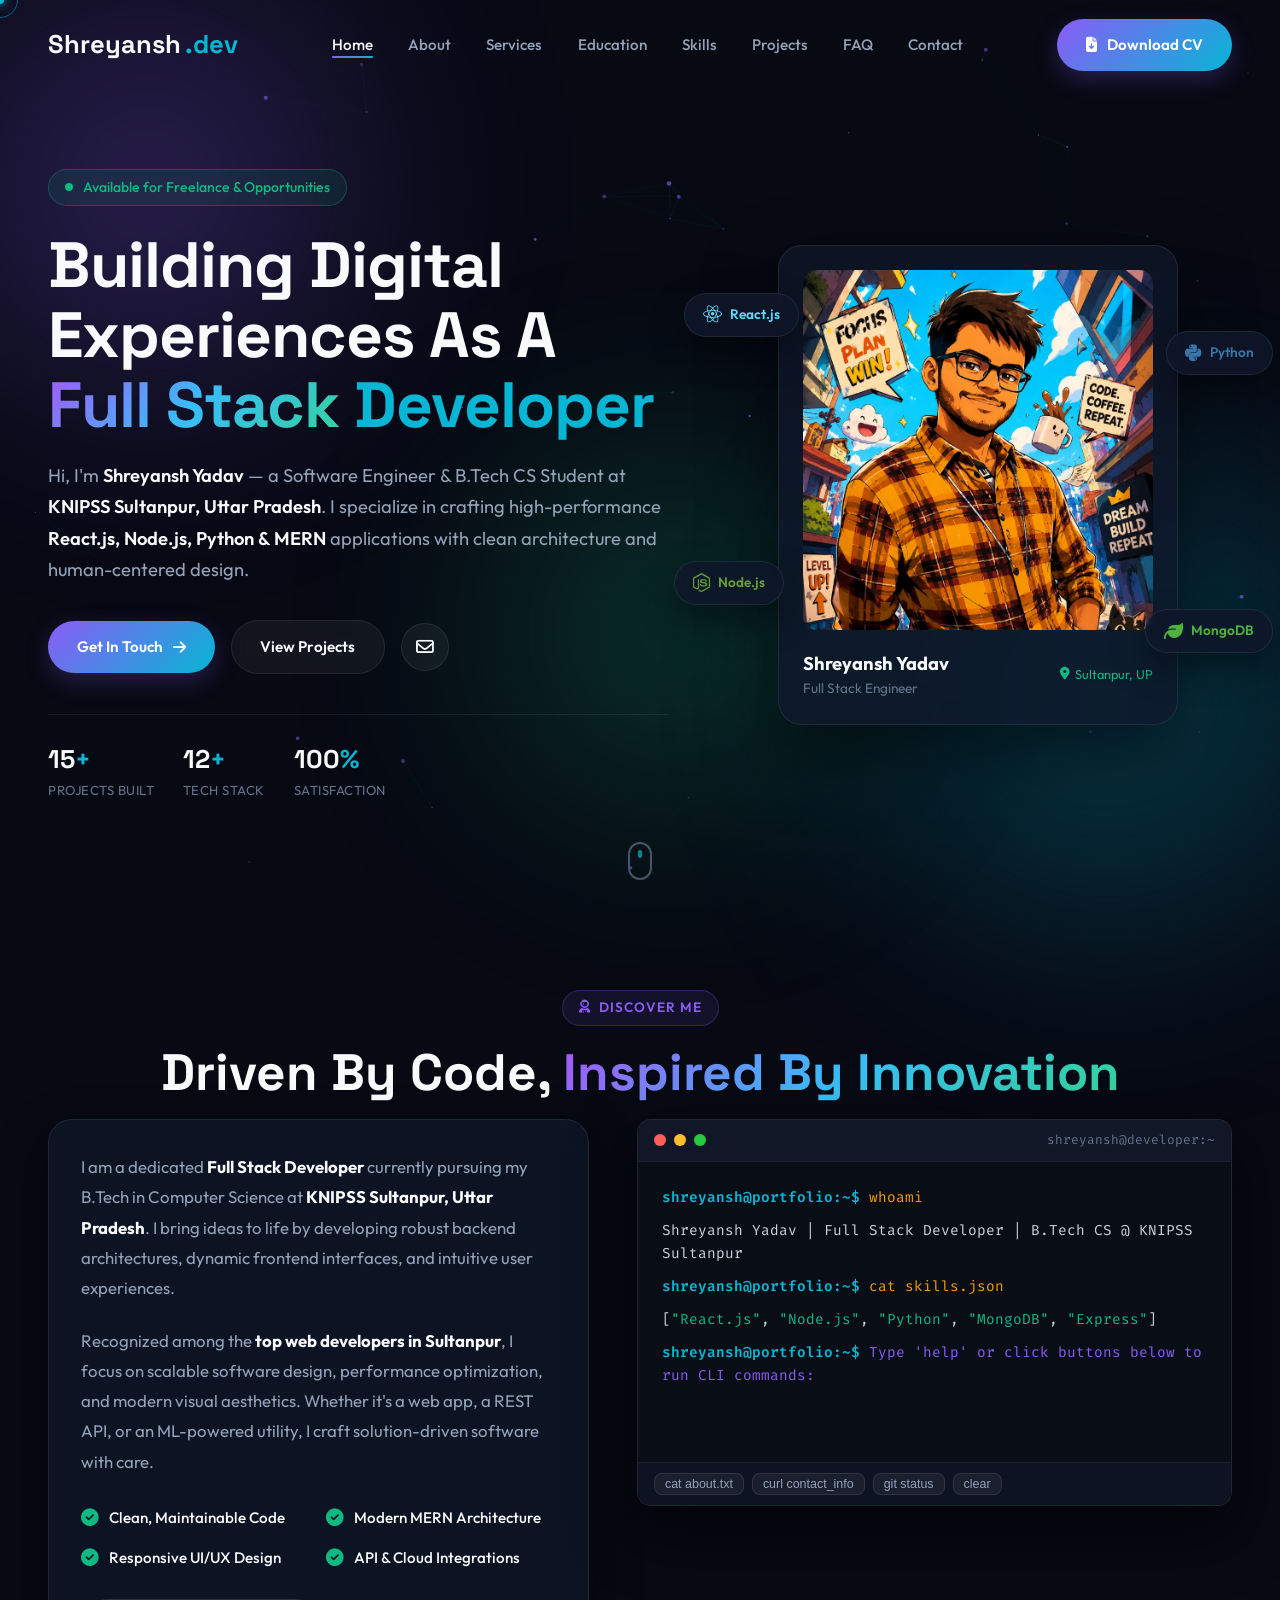
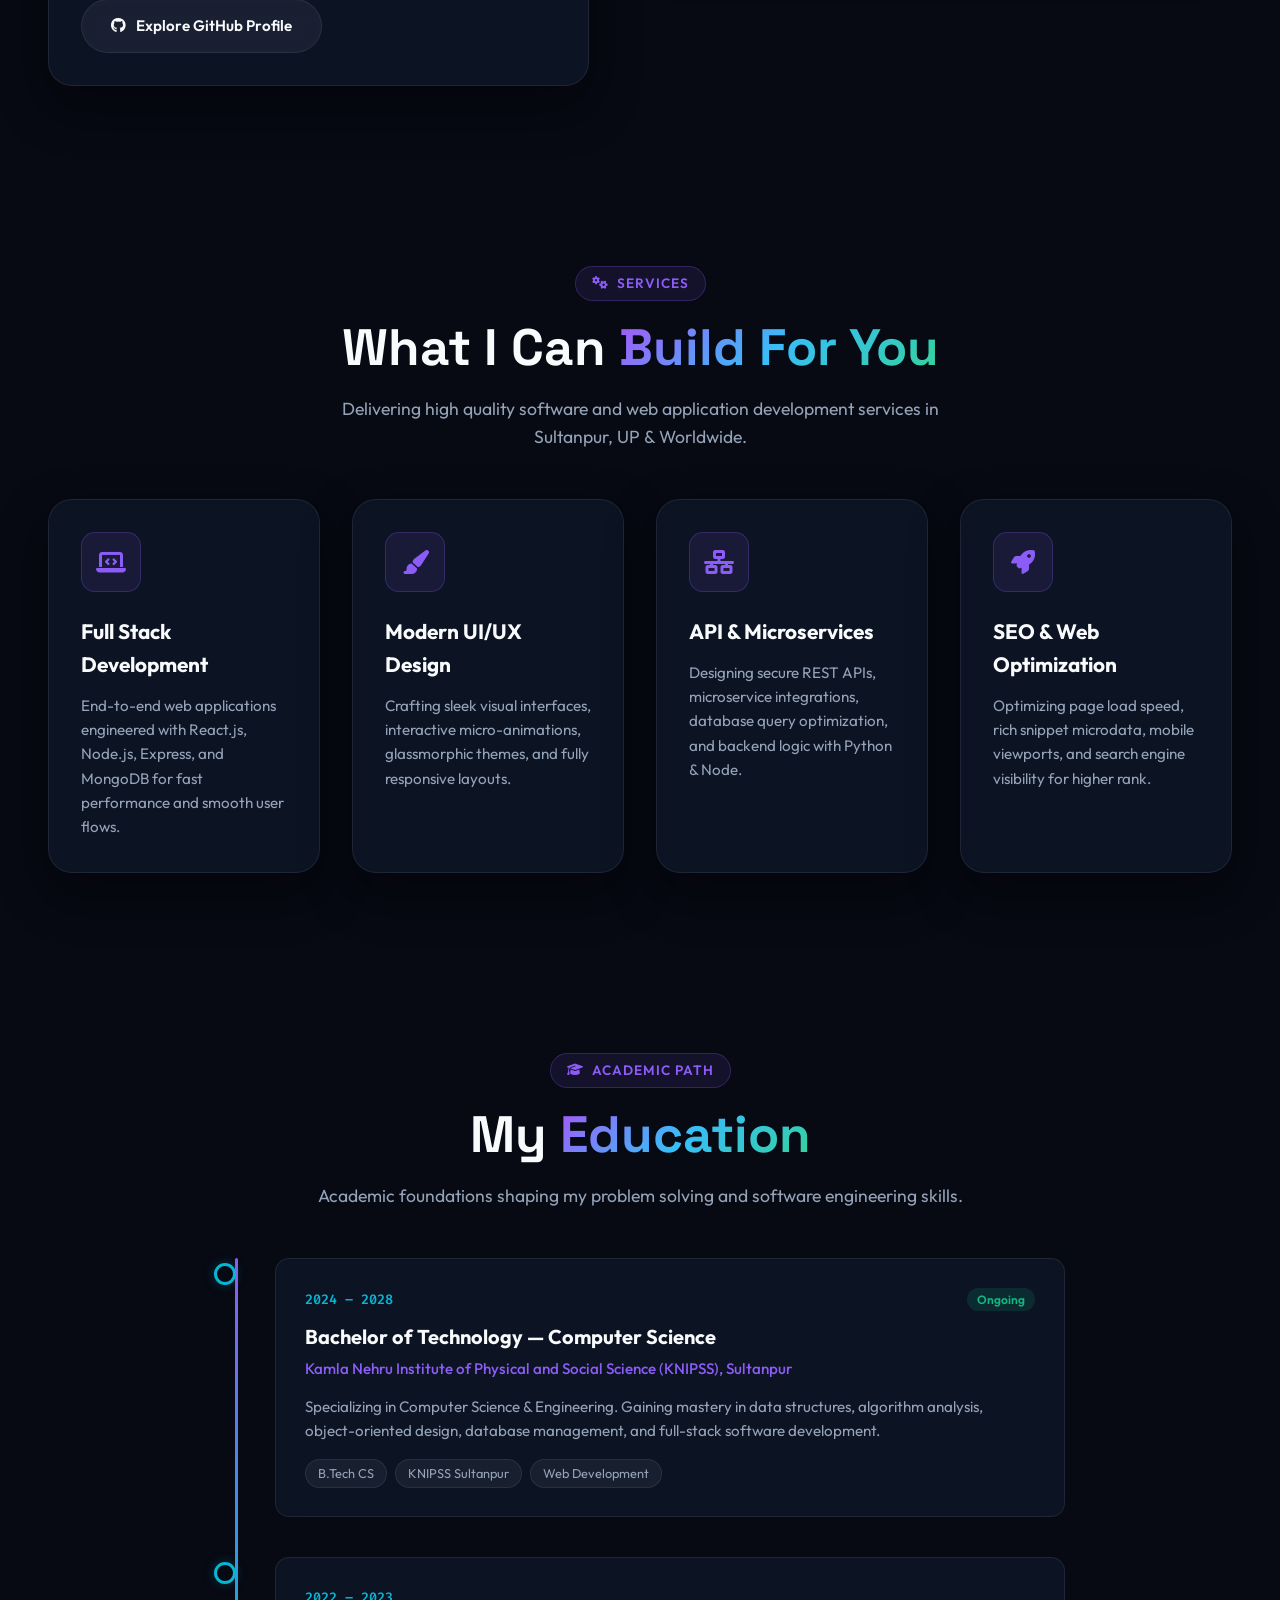
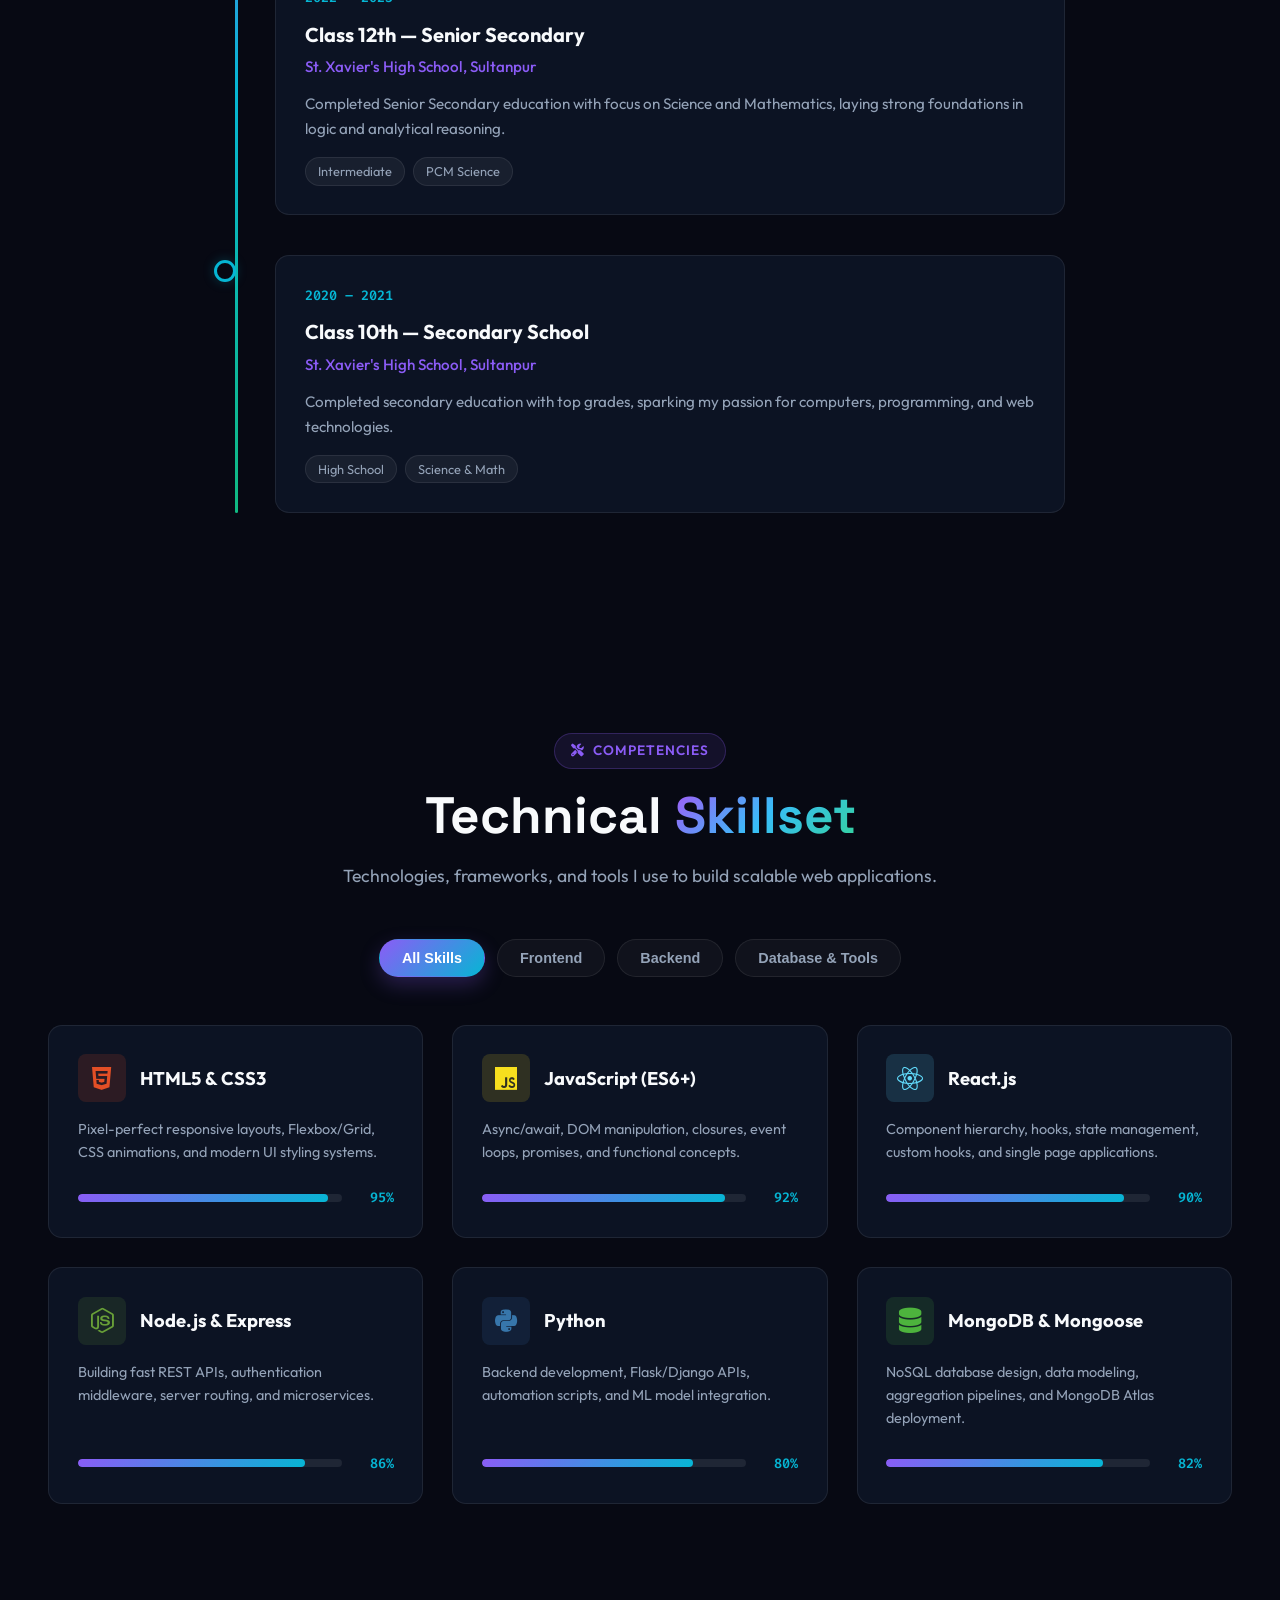
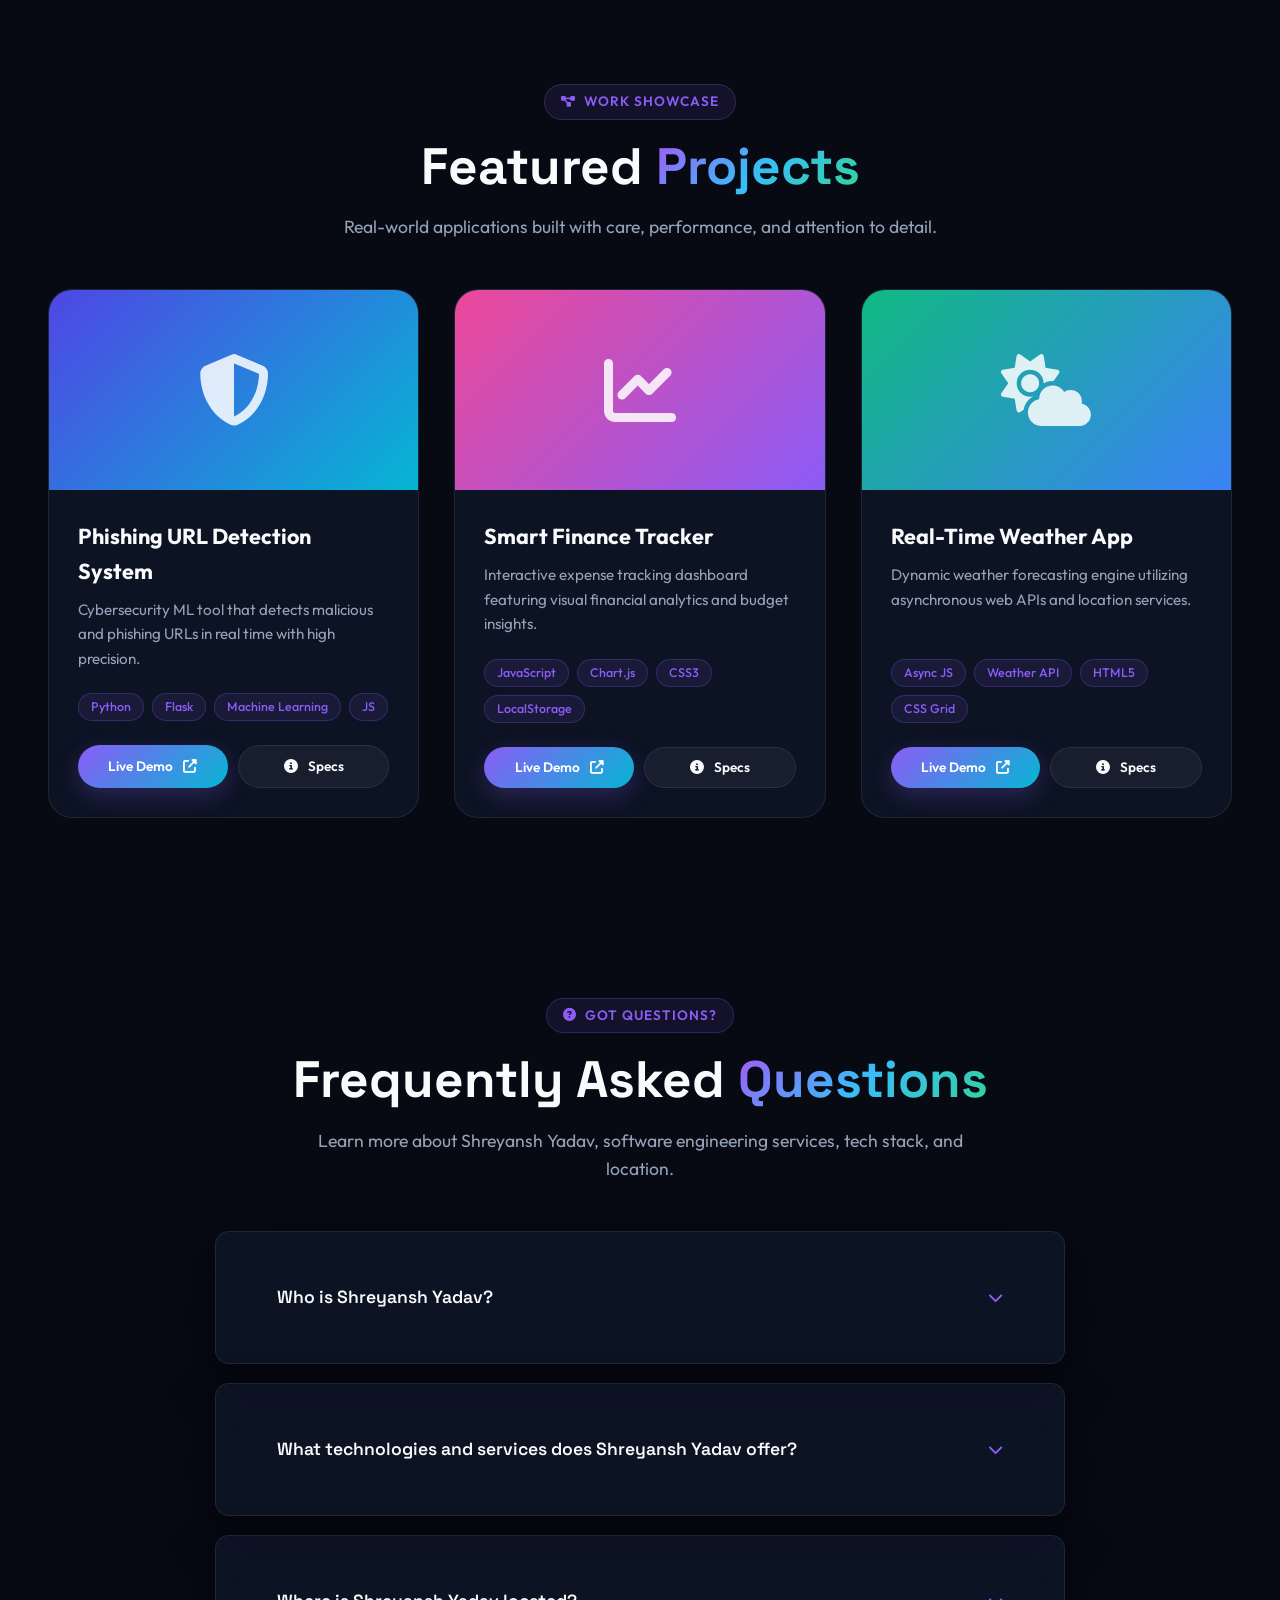
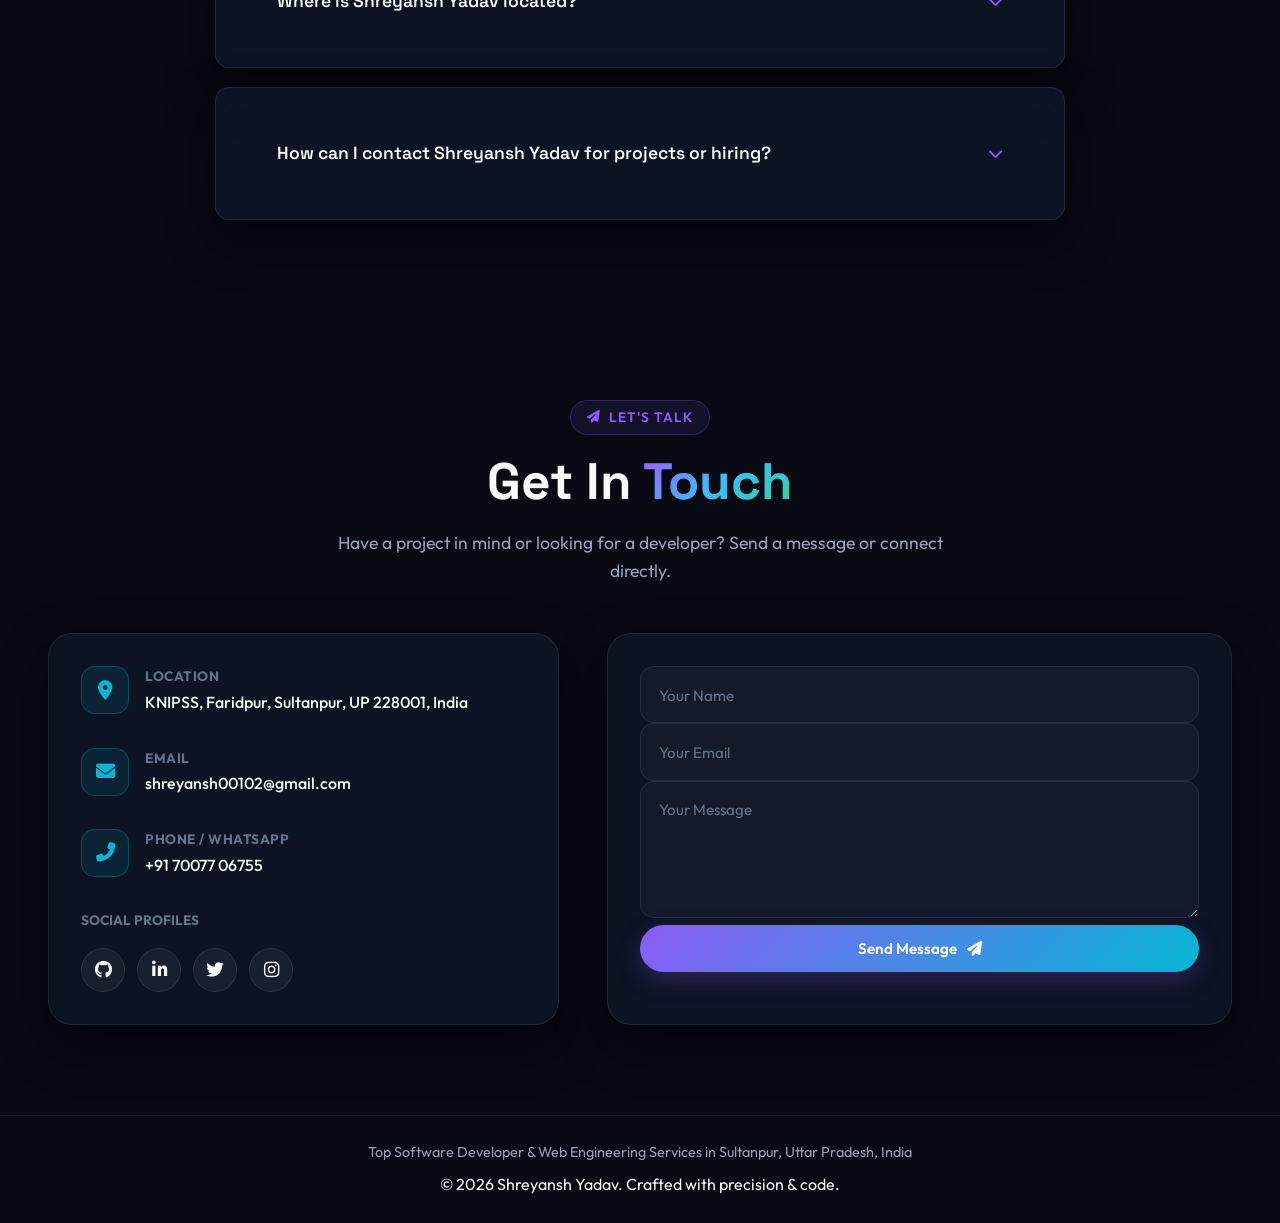
<file: index.html>
<!DOCTYPE html>
<html lang="en" dir="ltr" prefix="og: https://ogp.me/ns#">

<head>
    <meta charset="UTF-8">
    <meta name="viewport" content="width=device-width, initial-scale=1.0">
    <meta http-equiv="X-UA-Compatible" content="IE=edge">
    <!-- Primary SEO Meta Tags -->
    <title>Shreyansh Yadav | Full Stack Developer & Software Engineer</title>
    <meta name="description" content="Shreyansh Yadav is a Full Stack Developer & Software Engineer at KNIPSS Sultanpur, UP. Expert in React, Node.js, Python & MERN stack web applications.">
    <meta name="keywords" content="Shreyansh Yadav, Shreyansh Yadav Sultanpur, Shreyansh Yadav KNIPSS, Shreyansh Yadav Developer, Shreyansh Yadav Software Engineer, Shreyansh Yadav Portfolio, Shreyansh Yadav Full Stack, Shreyansh Yadav Website, web developer Sultanpur, software developer Sultanpur Uttar Pradesh, Full Stack Developer Sultanpur, MERN stack developer Sultanpur UP, React developer Sultanpur, Node.js developer India, Python developer Sultanpur, freelance web developer Sultanpur UP, hire developer Sultanpur, software engineer Sultanpur, KNIPSS Sultanpur developer, B.Tech computer science Sultanpur, Shreyansh Yadav GitHub, Shreyansh Yadav LinkedIn, Shreyansh Yadav Instagram, Shreyansh Yadav Twitter">
    <meta name="author" content="Shreyansh Yadav">
    <meta name="subject" content="Shreyansh Yadav - Full Stack Software Engineer Portfolio">
    <meta name="classification" content="Software Development, Web Development, IT Services">
    <meta name="category" content="Technology, Web Development">
    <meta name="coverage" content="Sultanpur, Uttar Pradesh, India, Worldwide">
    <meta name="distribution" content="global">
    <meta name="rating" content="general">
    <meta name="language" content="en-IN">
    
    <!-- Robots & Crawlers -->
    <meta name="robots" content="index, follow, max-snippet:-1, max-image-preview:large, max-video-preview:-1">
    <meta name="googlebot" content="index, follow, max-snippet:-1, max-image-preview:large, max-video-preview:-1">
    <meta name="google-site-verification" content="_7-mCQWUEItEmErUAG4R-D1ymG3oy1KZn84P_US-91A" />
    <meta name="msvalidate.01" content="575832AD419D7EA38A37629D924F16BA" />
    <meta name="bingbot" content="index, follow">
    <meta name="revisit-after" content="3 days">
    
    <!-- Geo Tags for Local SEO - Sultanpur, UP -->
    <meta name="geo.region" content="IN-UP">
    <meta name="geo.placename" content="Sultanpur, Uttar Pradesh, India">
    <meta name="geo.position" content="26.2648;82.0727">
    <meta name="ICBM" content="26.2648, 82.0727">
    
    <!-- Theme Settings -->
    <meta name="theme-color" content="#070913">
    <meta name="color-scheme" content="dark">
    <link rel="canonical" href="https://shreyansh-two.vercel.app/">
    <link rel="sitemap" type="application/xml" title="Sitemap" href="https://shreyansh-two.vercel.app/sitemap.xml">
    
    <!-- Open Graph / Meta AI -->
    <meta property="og:type" content="profile">
    <meta property="og:url" content="https://shreyansh-two.vercel.app/">
    <meta property="og:site_name" content="Shreyansh Yadav - Official Portfolio">
    <meta property="og:locale" content="en_IN">
    <meta property="og:title" content="Shreyansh Yadav | Full Stack Developer & Software Engineer">
    <meta property="og:description" content="Official website of Shreyansh Yadav — Full Stack Developer & Software Engineer from Sultanpur, UP. Expert in React, Node.js, Python, MongoDB. Pursuing B.Tech CS at KNIPSS.">
    <meta property="og:image" content="https://shreyansh-two.vercel.app/assets/profile.png">
    <meta property="og:image:width" content="1200">
    <meta property="og:image:height" content="630">
    <meta property="og:image:alt" content="Shreyansh Yadav - Full Stack Software Developer">
    <meta property="profile:first_name" content="Shreyansh">
    <meta property="profile:last_name" content="Yadav">
    <meta property="profile:username" content="shreyansh00102">
    
    <!-- Twitter / X Card -->
    <meta name="twitter:card" content="summary_large_image">
    <meta name="twitter:site" content="@Shreyansh00102">
    <meta name="twitter:creator" content="@Shreyansh00102">
    <meta name="twitter:title" content="Shreyansh Yadav | Full Stack Developer & Software Engineer">
    <meta name="twitter:description" content="Official website of Shreyansh Yadav. Full Stack Developer specializing in React, Node.js, Python & MERN stack in Sultanpur, UP.">
    <meta name="twitter:image" content="https://shreyansh-two.vercel.app/assets/profile.png">
    <meta name="twitter:image:alt" content="Shreyansh Yadav Profile">
    
    <!-- Favicon -->
    <link rel="icon" type="image/svg+xml" href="assets/favicon.svg">
    <link rel="shortcut icon" href="assets/favicon.svg">
    <link rel="apple-touch-icon" href="assets/favicon.svg">
    <link rel="manifest" href="manifest.json">
    
    <!-- Google Fonts & Icons -->
    <link rel="preconnect" href="https://fonts.googleapis.com">
    <link rel="preconnect" href="https://fonts.gstatic.com" crossorigin>
    <link href="https://fonts.googleapis.com/css2?family=Fira+Code:wght@400;600&family=Outfit:wght@300;400;500;600;700;800&family=Space+Grotesk:wght@500;700&display=swap" rel="stylesheet">
    <link rel="stylesheet" href="https://cdnjs.cloudflare.com/ajax/libs/font-awesome/6.5.1/css/all.min.css">
    
    <link rel="stylesheet" href="style.css?v=3.0">
    
    <!-- JSON-LD Microdata Schemas -->
    <script type="application/ld+json">
    {
        "@context": "https://schema.org",
        "@type": "ProfilePage",
        "@id": "https://shreyansh-two.vercel.app/#profilepage",
        "url": "https://shreyansh-two.vercel.app/",
        "name": "Shreyansh Yadav - Official Portfolio & Profile",
        "mainEntity": {
            "@type": "Person",
            "@id": "https://shreyansh-two.vercel.app/#person",
            "name": "Shreyansh Yadav",
            "givenName": "Shreyansh",
            "familyName": "Yadav",
            "alternateName": [
                "Shreyansh Yadav Sultanpur",
                "Shreyansh Yadav KNIPSS",
                "shreyansh00102",
                "Shreyansh Yadav Developer",
                "Shreyansh Yadav Software Engineer"
            ],
            "url": "https://shreyansh-two.vercel.app/",
            "image": {
                "@type": "ImageObject",
                "url": "https://shreyansh-two.vercel.app/assets/profile.png",
                "caption": "Shreyansh Yadav - Full Stack Software Developer"
            },
            "jobTitle": "Full Stack Developer",
            "worksFor": {
                "@type": "Organization",
                "name": "Freelance / Independent Software Engineer"
            },
            "description": "Shreyansh Yadav is a Full Stack Software Developer and B.Tech Computer Science student at KNIPSS, Sultanpur, Uttar Pradesh, India. He specializes in React.js, Node.js, Python, MongoDB, and MERN stack web applications.",
            "email": "shreyansh00102@gmail.com",
            "telephone": "+917007706755",
            "knowsAbout": [
                "Software Engineering",
                "Full Stack Web Development",
                "React.js",
                "Node.js",
                "Python",
                "MongoDB",
                "JavaScript (ES6+)",
                "MERN Stack",
                "RESTful APIs",
                "UI/UX Design"
            ],
            "homeLocation": {
                "@type": "Place",
                "name": "Sultanpur, Uttar Pradesh, India",
                "geo": {
                    "@type": "GeoCoordinates",
                    "latitude": 26.2648,
                    "longitude": 82.0727
                }
            },
            "alumniOf": {
                "@type": "CollegeOrUniversity",
                "name": "Kamla Nehru Institute of Physical and Social Sciences (KNIPSS), Sultanpur"
            },
            "sameAs": [
                "https://github.com/shreyansh00102",
                "https://www.linkedin.com/in/shreyansh-yadav-1b9a6a325/",
                "https://x.com/Shreyansh00102",
                "https://www.instagram.com/shre_3939/"
            ]
        }
    }
    </script>
    <script type="application/ld+json">
    {
        "@context": "https://schema.org",
        "@type": "WebSite",
        "@id": "https://shreyansh-two.vercel.app/#website",
        "url": "https://shreyansh-two.vercel.app/",
        "name": "Shreyansh Yadav | Official Portfolio",
        "description": "Official website and portfolio of Shreyansh Yadav, Full Stack Developer & Software Engineer.",
        "inLanguage": "en-IN",
        "author": {
            "@id": "https://shreyansh-two.vercel.app/#person"
        },
        "publisher": {
            "@id": "https://shreyansh-two.vercel.app/#person"
        }
    }
    </script>
    <script type="application/ld+json">
    {
        "@context": "https://schema.org",
        "@type": "FAQPage",
        "mainEntity": [
            {
                "@type": "Question",
                "name": "Who is Shreyansh Yadav?",
                "acceptedAnswer": {
                    "@type": "Answer",
                    "text": "Shreyansh Yadav is a Full Stack Software Developer and B.Tech Computer Science student at Kamla Nehru Institute of Physical and Social Sciences (KNIPSS) in Sultanpur, Uttar Pradesh, India. He builds high-performance web applications using React.js, Node.js, Python, and MongoDB."
                }
            },
            {
                "@type": "Question",
                "name": "What services does Shreyansh Yadav offer?",
                "acceptedAnswer": {
                    "@type": "Answer",
                    "text": "Shreyansh Yadav provides services in Full Stack Web Development, modern UI/UX frontend design, REST API & Microservice architecture, database management (MongoDB), and website SEO optimization."
                }
            },
            {
                "@type": "Question",
                "name": "Where is Shreyansh Yadav located?",
                "acceptedAnswer": {
                    "@type": "Answer",
                    "text": "Shreyansh Yadav is located in Sultanpur, Uttar Pradesh, India. He works with local clients as well as remote projects across India and globally."
                }
            },
            {
                "@type": "Question",
                "name": "How can I contact Shreyansh Yadav?",
                "acceptedAnswer": {
                    "@type": "Answer",
                    "text": "You can reach Shreyansh Yadav directly via email at shreyansh00102@gmail.com or via phone/WhatsApp at +91 70077 06755. You can also connect with him on GitHub (@shreyansh00102) and LinkedIn."
                }
            }
        ]
    }
    </script>
    <script type="application/ld+json">
    {
        "@context": "https://schema.org",
        "@type": "ProfessionalService",
        "name": "Shreyansh Yadav - Full Stack Web Development Services",
        "description": "Professional web development and software engineering services in Sultanpur, Uttar Pradesh by Shreyansh Yadav. Full Stack development using React, Node.js, Python, and MongoDB.",
        "url": "https://shreyansh-two.vercel.app/",
        "telephone": "+917007706755",
        "email": "shreyansh00102@gmail.com",
        "address": {
            "@type": "PostalAddress",
            "addressLocality": "Sultanpur",
            "addressRegion": "Uttar Pradesh",
            "postalCode": "228001",
            "addressCountry": "IN"
        },
        "priceRange": "$$"
    }
    </script>
    <script type="application/ld+json">
    {
        "@context": "https://schema.org",
        "@type": "BreadcrumbList",
        "itemListElement": [
            {"@type": "ListItem", "position": 1, "name": "Home", "item": "https://shreyansh-two.vercel.app/"},
            {"@type": "ListItem", "position": 2, "name": "About", "item": "https://shreyansh-two.vercel.app/#about"},
            {"@type": "ListItem", "position": 3, "name": "Services", "item": "https://shreyansh-two.vercel.app/#services"},
            {"@type": "ListItem", "position": 4, "name": "Skills", "item": "https://shreyansh-two.vercel.app/#skills"},
            {"@type": "ListItem", "position": 5, "name": "Projects", "item": "https://shreyansh-two.vercel.app/#projects"},
            {"@type": "ListItem", "position": 6, "name": "FAQ", "item": "https://shreyansh-two.vercel.app/#faq"},
            {"@type": "ListItem", "position": 7, "name": "Contact", "item": "https://shreyansh-two.vercel.app/#contact"}
        ]
    }
    </script>
</head>

<body>
    <!-- Interactive Particle Background Canvas -->
    <canvas id="particle-canvas"></canvas>

    <!-- Ambient Glowing Radial Backgrounds -->
    <div class="ambient-glow glow-1"></div>
    <div class="ambient-glow glow-2"></div>
    <div class="ambient-glow glow-3"></div>

    <!-- Glowing Custom Cursor -->
    <div class="cursor-dot" id="cursorDot"></div>
    <div class="cursor-outline" id="cursorOutline"></div>

    <!-- Mobile Menu Overlay -->
    <div class="mobile-menu-overlay" id="menuOverlay"></div>

    <!-- Navbar -->
    <nav id="navbar">
        <div class="nav-container">
            <a href="#home" class="logo">Shreyansh<span>.dev</span></a>
            <ul class="nav-links">
                <li><a href="#home">Home</a></li>
                <li><a href="#about">About</a></li>
                <li><a href="#services">Services</a></li>
                <li><a href="#education">Education</a></li>
                <li><a href="#skills">Skills</a></li>
                <li><a href="#projects">Projects</a></li>
                <li><a href="#faq">FAQ</a></li>
                <li><a href="#contact">Contact</a></li>
                <li class="mobile-nav-action">
                    <a href="assets/Shreyansh_Yadav_Resume.pdf" class="btn btn-primary" download="Shreyansh_Yadav_Resume.pdf">
                        <i class="fas fa-file-download"></i> Download CV
                    </a>
                </li>
            </ul>
            <div class="nav-action">
                <a href="assets/Shreyansh_Yadav_Resume.pdf" class="btn btn-primary" download="Shreyansh_Yadav_Resume.pdf">
                    <i class="fas fa-file-download"></i> Download CV
                </a>
            </div>
            <div class="hamburger" id="hamburgerBtn" aria-label="Toggle Navigation">
                <i class="fas fa-bars"></i>
            </div>
        </div>
    </nav>

    <!-- Hero Section -->
    <header>
        <section id="home" class="hero">
            <div class="container hero-grid">
                <div class="hero-content reveal">
                    <div class="status-badge">
                        <span class="pulse-dot"></span>
                        Available for Freelance & Opportunities
                    </div>
                    <h1 class="hero-title">
                        Building Digital Experiences As A <br>
                        <span class="highlight-name">Full Stack</span> <span id="dynamic-text" class="typed-text">Developer</span><span class="typed-cursor"></span>
                    </h1>
                    <p class="hero-description">
                        Hi, I'm <strong>Shreyansh Yadav</strong> — a Software Engineer & B.Tech CS Student at <strong>KNIPSS Sultanpur, Uttar Pradesh</strong>. I specialize in crafting high-performance <strong>React.js, Node.js, Python & MERN</strong> applications with clean architecture and human-centered design.
                    </p>
                    
                    <div class="cta-group">
                        <a href="#contact" class="btn btn-primary">
                            <span>Get In Touch</span> <i class="fas fa-arrow-right"></i>
                        </a>
                        <a href="#projects" class="btn btn-secondary">
                            <span>View Projects</span>
                        </a>
                        <a href="mailto:shreyansh00102@gmail.com" class="btn btn-icon" title="Email Me">
                            <i class="far fa-envelope"></i>
                        </a>
                    </div>

                    <div class="quick-stats-row">
                        <div class="quick-stat-item">
                            <div class="quick-stat-num" data-target="15">0<span>+</span></div>
                            <div class="quick-stat-lbl">Projects Built</div>
                        </div>
                        <div class="quick-stat-item">
                            <div class="quick-stat-num" data-target="12">0<span>+</span></div>
                            <div class="quick-stat-lbl">Tech Stack</div>
                        </div>
                        <div class="quick-stat-item">
                            <div class="quick-stat-num" data-target="100">0<span>%</span></div>
                            <div class="quick-stat-lbl">Satisfaction</div>
                        </div>
                    </div>
                </div>

                <div class="hero-card-wrapper reveal">
                    <div class="hero-profile-card">
                        <div class="hero-img-container">
                            <img src="assets/profile.png" alt="Shreyansh Yadav - Full Stack Software Developer in Sultanpur Uttar Pradesh" loading="eager">
                        </div>
                        <div class="profile-card-footer">
                            <div class="profile-info">
                                <h3>Shreyansh Yadav</h3>
                                <p>Full Stack Engineer</p>
                            </div>
                            <div class="profile-location">
                                <i class="fas fa-map-marker-alt"></i> Sultanpur, UP
                            </div>
                        </div>
                    </div>

                    <!-- Floating Badges -->
                    <div class="float-tech-badge badge-react"><i class="fab fa-react"></i> React.js</div>
                    <div class="float-tech-badge badge-node"><i class="fab fa-node-js"></i> Node.js</div>
                    <div class="float-tech-badge badge-python"><i class="fab fa-python"></i> Python</div>
                    <div class="float-tech-badge badge-mongo"><i class="fas fa-leaf"></i> MongoDB</div>
                </div>
            </div>

            <a href="#about" class="scroll-indicator" aria-label="Scroll Down">
                <div class="mouse-icon">
                    <div class="wheel"></div>
                </div>
            </a>
        </section>
    </header>

    <main>
        <!-- About & Terminal Playground Section -->
        <section id="about" class="section-spacing">
            <div class="container">
                <div class="text-center">
                    <span class="section-tag"><i class="fas fa-user-astronaut"></i> Discover Me</span>
                    <h2 class="section-title">Driven By Code, <span>Inspired By Innovation</span></h2>
                </div>
                
                <div class="about-grid">
                    <div class="about-text-content glass-card reveal">
                        <p>
                            I am a dedicated <strong>Full Stack Developer</strong> currently pursuing my B.Tech in Computer Science at <strong>KNIPSS Sultanpur, Uttar Pradesh</strong>. I bring ideas to life by developing robust backend architectures, dynamic frontend interfaces, and intuitive user experiences.
                        </p>
                        <p>
                            Recognized among the <strong>top web developers in Sultanpur</strong>, I focus on scalable software design, performance optimization, and modern visual aesthetics. Whether it's a web app, a REST API, or an ML-powered utility, I craft solution-driven software with care.
                        </p>

                        <ul class="about-highlights-list">
                            <li><i class="fas fa-check-circle"></i> Clean, Maintainable Code</li>
                            <li><i class="fas fa-check-circle"></i> Modern MERN Architecture</li>
                            <li><i class="fas fa-check-circle"></i> Responsive UI/UX Design</li>
                            <li><i class="fas fa-check-circle"></i> API & Cloud Integrations</li>
                        </ul>

                        <a href="https://github.com/shreyansh00102" target="_blank" class="btn btn-secondary">
                            <i class="fab fa-github"></i> Explore GitHub Profile
                        </a>
                    </div>

                    <!-- Interactive Developer Terminal -->
                    <div class="terminal-window reveal">
                        <div class="terminal-header">
                            <div class="terminal-buttons">
                                <span class="t-btn t-close"></span>
                                <span class="t-btn t-min"></span>
                                <span class="t-btn t-max"></span>
                            </div>
                            <span class="terminal-title">shreyansh@developer:~</span>
                        </div>
                        <div class="terminal-body" id="terminalBody">
                            <div class="terminal-line">
                                <span class="t-prompt">shreyansh@portfolio:~$</span> <span class="t-cmd">whoami</span>
                            </div>
                            <div class="terminal-line t-output">
                                Shreyansh Yadav | Full Stack Developer | B.Tech CS @ KNIPSS Sultanpur
                            </div>
                            <div class="terminal-line">
                                <span class="t-prompt">shreyansh@portfolio:~$</span> <span class="t-cmd">cat skills.json</span>
                            </div>
                            <div class="terminal-line t-output">
                                [<span class="t-green">"React.js"</span>, <span class="t-green">"Node.js"</span>, <span class="t-green">"Python"</span>, <span class="t-green">"MongoDB"</span>, <span class="t-green">"Express"</span>]
                            </div>
                            <div class="terminal-line">
                                <span class="t-prompt">shreyansh@portfolio:~$</span> <span class="t-accent">Type 'help' or click buttons below to run CLI commands:</span>
                            </div>
                        </div>
                        <div class="terminal-quick-actions">
                            <button class="t-chip" onclick="runCLICommand('about')">cat about.txt</button>
                            <button class="t-chip" onclick="runCLICommand('contact')">curl contact_info</button>
                            <button class="t-chip" onclick="runCLICommand('status')">git status</button>
                            <button class="t-chip" onclick="runCLICommand('clear')">clear</button>
                        </div>
                    </div>
                </div>
            </div>
        </section>

        <!-- Services Section -->
        <section id="services" class="section-spacing">
            <div class="container">
                <div class="text-center">
                    <span class="section-tag"><i class="fas fa-cogs"></i> Services</span>
                    <h2 class="section-title">What I Can <span>Build For You</span></h2>
                    <p class="section-subtitle">Delivering high quality software and web application development services in Sultanpur, UP & Worldwide.</p>
                </div>

                <div class="services-grid">
                    <div class="service-card glass-card reveal">
                        <div class="service-icon"><i class="fas fa-laptop-code"></i></div>
                        <h3>Full Stack Development</h3>
                        <p>End-to-end web applications engineered with React.js, Node.js, Express, and MongoDB for fast performance and smooth user flows.</p>
                    </div>

                    <div class="service-card glass-card reveal">
                        <div class="service-icon"><i class="fas fa-paint-brush"></i></div>
                        <h3>Modern UI/UX Design</h3>
                        <p>Crafting sleek visual interfaces, interactive micro-animations, glassmorphic themes, and fully responsive layouts.</p>
                    </div>

                    <div class="service-card glass-card reveal">
                        <div class="service-icon"><i class="fas fa-network-wired"></i></div>
                        <h3>API & Microservices</h3>
                        <p>Designing secure REST APIs, microservice integrations, database query optimization, and backend logic with Python & Node.</p>
                    </div>

                    <div class="service-card glass-card reveal">
                        <div class="service-icon"><i class="fas fa-rocket"></i></div>
                        <h3>SEO & Web Optimization</h3>
                        <p>Optimizing page load speed, rich snippet microdata, mobile viewports, and search engine visibility for higher rank.</p>
                    </div>
                </div>
            </div>
        </section>

        <!-- Education Journey Section -->
        <section id="education" class="section-spacing">
            <div class="container">
                <div class="text-center">
                    <span class="section-tag"><i class="fas fa-graduation-cap"></i> Academic Path</span>
                    <h2 class="section-title">My <span>Education</span></h2>
                    <p class="section-subtitle">Academic foundations shaping my problem solving and software engineering skills.</p>
                </div>

                <div class="timeline">
                    <!-- Item 1 -->
                    <div class="timeline-item reveal">
                        <div class="timeline-dot"></div>
                        <div class="timeline-content">
                            <div class="timeline-header">
                                <span class="timeline-date">2024 – 2028</span>
                                <span class="timeline-status">Ongoing</span>
                            </div>
                            <h3 class="timeline-title">Bachelor of Technology — Computer Science</h3>
                            <div class="timeline-school">Kamla Nehru Institute of Physical and Social Science (KNIPSS), Sultanpur</div>
                            <p class="timeline-desc">Specializing in Computer Science & Engineering. Gaining mastery in data structures, algorithm analysis, object-oriented design, database management, and full-stack software development.</p>
                            <div class="timeline-tags">
                                <span>B.Tech CS</span>
                                <span>KNIPSS Sultanpur</span>
                                <span>Web Development</span>
                            </div>
                        </div>
                    </div>

                    <!-- Item 2 -->
                    <div class="timeline-item reveal">
                        <div class="timeline-dot"></div>
                        <div class="timeline-content">
                            <div class="timeline-header">
                                <span class="timeline-date">2022 – 2023</span>
                            </div>
                            <h3 class="timeline-title">Class 12th — Senior Secondary</h3>
                            <div class="timeline-school">St. Xavier's High School, Sultanpur</div>
                            <p class="timeline-desc">Completed Senior Secondary education with focus on Science and Mathematics, laying strong foundations in logic and analytical reasoning.</p>
                            <div class="timeline-tags">
                                <span>Intermediate</span>
                                <span>PCM Science</span>
                            </div>
                        </div>
                    </div>

                    <!-- Item 3 -->
                    <div class="timeline-item reveal">
                        <div class="timeline-dot"></div>
                        <div class="timeline-content">
                            <div class="timeline-header">
                                <span class="timeline-date">2020 – 2021</span>
                            </div>
                            <h3 class="timeline-title">Class 10th — Secondary School</h3>
                            <div class="timeline-school">St. Xavier's High School, Sultanpur</div>
                            <p class="timeline-desc">Completed secondary education with top grades, sparking my passion for computers, programming, and web technologies.</p>
                            <div class="timeline-tags">
                                <span>High School</span>
                                <span>Science & Math</span>
                            </div>
                        </div>
                    </div>
                </div>
            </div>
        </section>

        <!-- Skills Section -->
        <section id="skills" class="section-spacing">
            <div class="container">
                <div class="text-center">
                    <span class="section-tag"><i class="fas fa-tools"></i> Competencies</span>
                    <h2 class="section-title">Technical <span>Skillset</span></h2>
                    <p class="section-subtitle">Technologies, frameworks, and tools I use to build scalable web applications.</p>
                </div>

                <div class="skills-filter reveal">
                    <button class="filter-btn active" data-filter="all">All Skills</button>
                    <button class="filter-btn" data-filter="frontend">Frontend</button>
                    <button class="filter-btn" data-filter="backend">Backend</button>
                    <button class="filter-btn" data-filter="database">Database & Tools</button>
                </div>

                <div class="skills-grid">
                    <!-- HTML/CSS -->
                    <div class="skill-card reveal" data-category="frontend">
                        <div class="skill-header">
                            <div class="skill-icon-badge" style="color: #e34f26; background: rgba(227,79,38,0.15);">
                                <i class="fab fa-html5"></i>
                            </div>
                            <h3>HTML5 & CSS3</h3>
                        </div>
                        <p class="skill-desc">Pixel-perfect responsive layouts, Flexbox/Grid, CSS animations, and modern UI styling systems.</p>
                        <div class="skill-progress-container">
                            <div class="progress-bar-bg">
                                <div class="progress-bar-fill" style="width: 95%;"></div>
                            </div>
                            <span class="skill-pct">95%</span>
                        </div>
                    </div>

                    <!-- JavaScript -->
                    <div class="skill-card reveal" data-category="frontend">
                        <div class="skill-header">
                            <div class="skill-icon-badge" style="color: #f7df1e; background: rgba(247,223,30,0.15);">
                                <i class="fab fa-js"></i>
                            </div>
                            <h3>JavaScript (ES6+)</h3>
                        </div>
                        <p class="skill-desc">Async/await, DOM manipulation, closures, event loops, promises, and functional concepts.</p>
                        <div class="skill-progress-container">
                            <div class="progress-bar-bg">
                                <div class="progress-bar-fill" style="width: 92%;"></div>
                            </div>
                            <span class="skill-pct">92%</span>
                        </div>
                    </div>

                    <!-- React.js -->
                    <div class="skill-card reveal" data-category="frontend">
                        <div class="skill-header">
                            <div class="skill-icon-badge" style="color: #61dafb; background: rgba(97,218,251,0.15);">
                                <i class="fab fa-react"></i>
                            </div>
                            <h3>React.js</h3>
                        </div>
                        <p class="skill-desc">Component hierarchy, hooks, state management, custom hooks, and single page applications.</p>
                        <div class="skill-progress-container">
                            <div class="progress-bar-bg">
                                <div class="progress-bar-fill" style="width: 90%;"></div>
                            </div>
                            <span class="skill-pct">90%</span>
                        </div>
                    </div>

                    <!-- Node.js -->
                    <div class="skill-card reveal" data-category="backend">
                        <div class="skill-header">
                            <div class="skill-icon-badge" style="color: #689f38; background: rgba(104,159,56,0.15);">
                                <i class="fab fa-node-js"></i>
                            </div>
                            <h3>Node.js & Express</h3>
                        </div>
                        <p class="skill-desc">Building fast REST APIs, authentication middleware, server routing, and microservices.</p>
                        <div class="skill-progress-container">
                            <div class="progress-bar-bg">
                                <div class="progress-bar-fill" style="width: 86%;"></div>
                            </div>
                            <span class="skill-pct">86%</span>
                        </div>
                    </div>

                    <!-- Python -->
                    <div class="skill-card reveal" data-category="backend">
                        <div class="skill-header">
                            <div class="skill-icon-badge" style="color: #3776ab; background: rgba(55,118,171,0.15);">
                                <i class="fab fa-python"></i>
                            </div>
                            <h3>Python</h3>
                        </div>
                        <p class="skill-desc">Backend development, Flask/Django APIs, automation scripts, and ML model integration.</p>
                        <div class="skill-progress-container">
                            <div class="progress-bar-bg">
                                <div class="progress-bar-fill" style="width: 80%;"></div>
                            </div>
                            <span class="skill-pct">80%</span>
                        </div>
                    </div>

                    <!-- MongoDB -->
                    <div class="skill-card reveal" data-category="database">
                        <div class="skill-header">
                            <div class="skill-icon-badge" style="color: #4db33d; background: rgba(77,179,61,0.15);">
                                <i class="fas fa-database"></i>
                            </div>
                            <h3>MongoDB & Mongoose</h3>
                        </div>
                        <p class="skill-desc">NoSQL database design, data modeling, aggregation pipelines, and MongoDB Atlas deployment.</p>
                        <div class="skill-progress-container">
                            <div class="progress-bar-bg">
                                <div class="progress-bar-fill" style="width: 82%;"></div>
                            </div>
                            <span class="skill-pct">82%</span>
                        </div>
                    </div>
                </div>
            </div>
        </section>

        <!-- Projects Section -->
        <section id="projects" class="section-spacing">
            <div class="container">
                <div class="text-center">
                    <span class="section-tag"><i class="fas fa-project-diagram"></i> Work Showcase</span>
                    <h2 class="section-title">Featured <span>Projects</span></h2>
                    <p class="section-subtitle">Real-world applications built with care, performance, and attention to detail.</p>
                </div>

                <div class="projects-grid">
                    <!-- Project 1 -->
                    <div class="project-card reveal">
                        <div class="project-banner" style="background: linear-gradient(135deg, #4f46e5, #06b6d4);">
                            <i class="fas fa-shield-alt"></i>
                        </div>
                        <div class="project-content">
                            <h3 class="project-title">Phishing URL Detection System</h3>
                            <p class="project-desc">Cybersecurity ML tool that detects malicious and phishing URLs in real time with high precision.</p>
                            <div class="tags-cloud">
                                <span>Python</span>
                                <span>Flask</span>
                                <span>Machine Learning</span>
                                <span>JS</span>
                            </div>
                            <div class="project-actions">
                                <a href="Phishing URL Detection System/index.html" target="_blank" class="btn btn-primary">Live Demo <i class="fas fa-external-link-alt"></i></a>
                                <button class="btn btn-secondary view-spec-btn" data-project="phishing"><i class="fas fa-info-circle"></i> Specs</button>
                            </div>
                        </div>
                    </div>

                    <!-- Project 2 -->
                    <div class="project-card reveal">
                        <div class="project-banner" style="background: linear-gradient(135deg, #ec4899, #8b5cf6);">
                            <i class="fas fa-chart-line"></i>
                        </div>
                        <div class="project-content">
                            <h3 class="project-title">Smart Finance Tracker</h3>
                            <p class="project-desc">Interactive expense tracking dashboard featuring visual financial analytics and budget insights.</p>
                            <div class="tags-cloud">
                                <span>JavaScript</span>
                                <span>Chart.js</span>
                                <span>CSS3</span>
                                <span>LocalStorage</span>
                            </div>
                            <div class="project-actions">
                                <button class="btn btn-primary" onclick="showToast('Finance Tracker demo preview ready!')">Live Demo <i class="fas fa-external-link-alt"></i></button>
                                <button class="btn btn-secondary view-spec-btn" data-project="finance"><i class="fas fa-info-circle"></i> Specs</button>
                            </div>
                        </div>
                    </div>

                    <!-- Project 3 -->
                    <div class="project-card reveal">
                        <div class="project-banner" style="background: linear-gradient(135deg, #10b981, #3b82f6);">
                            <i class="fas fa-cloud-sun"></i>
                        </div>
                        <div class="project-content">
                            <h3 class="project-title">Real-Time Weather App</h3>
                            <p class="project-desc">Dynamic weather forecasting engine utilizing asynchronous web APIs and location services.</p>
                            <div class="tags-cloud">
                                <span>Async JS</span>
                                <span>Weather API</span>
                                <span>HTML5</span>
                                <span>CSS Grid</span>
                            </div>
                            <div class="project-actions">
                                <button class="btn btn-primary" onclick="showToast('Weather App demo active!')">Live Demo <i class="fas fa-external-link-alt"></i></button>
                                <button class="btn btn-secondary view-spec-btn" data-project="weather"><i class="fas fa-info-circle"></i> Specs</button>
                            </div>
                        </div>
                    </div>
                </div>
            </div>
        </section>

        <!-- FAQ Section -->
        <section id="faq" class="section-spacing">
            <div class="container">
                <div class="text-center">
                    <span class="section-tag"><i class="fas fa-question-circle"></i> Got Questions?</span>
                    <h2 class="section-title">Frequently Asked <span>Questions</span></h2>
                    <p class="section-subtitle">Learn more about Shreyansh Yadav, software engineering services, tech stack, and location.</p>
                </div>

                <div class="faq-container reveal">
                    <div class="faq-item glass-card">
                        <button class="faq-question" aria-expanded="false">
                            <span>Who is Shreyansh Yadav?</span>
                            <i class="fas fa-chevron-down faq-icon"></i>
                        </button>
                        <div class="faq-answer">
                            <p><strong>Shreyansh Yadav</strong> is a Full Stack Software Developer and B.Tech Computer Science student at Kamla Nehru Institute of Physical and Social Sciences (KNIPSS) in Sultanpur, Uttar Pradesh, India. He specializes in crafting high-performance web applications using React.js, Node.js, Python, MongoDB, and modern software engineering practices.</p>
                        </div>
                    </div>

                    <div class="faq-item glass-card">
                        <button class="faq-question" aria-expanded="false">
                            <span>What technologies and services does Shreyansh Yadav offer?</span>
                            <i class="fas fa-chevron-down faq-icon"></i>
                        </button>
                        <div class="faq-answer">
                            <p>Shreyansh Yadav specializes in end-to-end full stack development (MERN stack), modern UI/UX frontend design with React & CSS, secure REST API development in Node.js & Python, MongoDB database management, and website SEO & performance optimization.</p>
                        </div>
                    </div>

                    <div class="faq-item glass-card">
                        <button class="faq-question" aria-expanded="false">
                            <span>Where is Shreyansh Yadav located?</span>
                            <i class="fas fa-chevron-down faq-icon"></i>
                        </button>
                        <div class="faq-answer">
                            <p>Shreyansh Yadav is based in <strong>Sultanpur, Uttar Pradesh, India</strong> (KNIPSS campus). He works with clients locally across Uttar Pradesh as well as remotely across India and internationally.</p>
                        </div>
                    </div>

                    <div class="faq-item glass-card">
                        <button class="faq-question" aria-expanded="false">
                            <span>How can I contact Shreyansh Yadav for projects or hiring?</span>
                            <i class="fas fa-chevron-down faq-icon"></i>
                        </button>
                        <div class="faq-answer">
                            <p>You can directly contact Shreyansh Yadav via email at <a href="mailto:shreyansh00102@gmail.com" class="text-accent">shreyansh00102@gmail.com</a>, call or WhatsApp at <a href="tel:+917007706755" class="text-accent">+91 70077 06755</a>, or connect via <a href="https://github.com/shreyansh00102" target="_blank" rel="noopener" class="text-accent">GitHub (@shreyansh00102)</a> and <a href="https://www.linkedin.com/in/shreyansh-yadav-1b9a6a325/" target="_blank" rel="noopener" class="text-accent">LinkedIn</a>.</p>
                        </div>
                    </div>
                </div>
            </div>
        </section>

        <!-- Contact Section -->
        <section id="contact" class="section-spacing">
            <div class="container">
                <div class="text-center">
                    <span class="section-tag"><i class="fas fa-paper-plane"></i> Let's Talk</span>
                    <h2 class="section-title">Get In <span>Touch</span></h2>
                    <p class="section-subtitle">Have a project in mind or looking for a developer? Send a message or connect directly.</p>
                </div>

                <div class="contact-grid">
                    <div class="contact-info-card glass-card reveal">
                        <div class="contact-item">
                            <div class="c-icon"><i class="fas fa-map-marker-alt"></i></div>
                            <div class="c-details">
                                <h4>Location</h4>
                                <p>KNIPSS, Faridpur, Sultanpur, UP 228001, India</p>
                            </div>
                        </div>

                        <div class="contact-item">
                            <div class="c-icon"><i class="fas fa-envelope"></i></div>
                            <div class="c-details">
                                <h4>Email</h4>
                                <a href="mailto:shreyansh00102@gmail.com">shreyansh00102@gmail.com</a>
                            </div>
                        </div>

                        <div class="contact-item">
                            <div class="c-icon"><i class="fas fa-phone-alt"></i></div>
                            <div class="c-details">
                                <h4>Phone / WhatsApp</h4>
                                <a href="tel:+917007706755">+91 70077 06755</a>
                            </div>
                        </div>

                        <div>
                            <h4 style="color: var(--text-muted); font-size: 0.85rem; text-transform: uppercase; margin-bottom: 0.8rem;">Social Profiles</h4>
                            <div class="social-bar">
                                <a href="https://github.com/shreyansh00102" target="_blank" class="social-link" title="GitHub"><i class="fab fa-github"></i></a>
                                <a href="https://www.linkedin.com/in/shreyansh-yadav-1b9a6a325/" target="_blank" class="social-link" title="LinkedIn"><i class="fab fa-linkedin-in"></i></a>
                                <a href="https://x.com/Shreyansh00102" target="_blank" class="social-link" title="Twitter"><i class="fab fa-twitter"></i></a>
                                <a href="https://www.instagram.com/shre_3939/" target="_blank" class="social-link" title="Instagram"><i class="fab fa-instagram"></i></a>
                            </div>
                        </div>
                    </div>

                    <div class="contact-form glass-card reveal">
                        <form id="contactForm">
                            <input type="hidden" name="access_key" value="458c7894-4f18-4f4a-b4d4-cc8454bf2529">
                            <div class="input-group">
                                <input type="text" id="name" name="name" class="input-field" placeholder=" " required>
                                <label for="name" class="input-label">Your Name</label>
                            </div>
                            <div class="input-group">
                                <input type="email" id="email" name="email" class="input-field" placeholder=" " required>
                                <label for="email" class="input-label">Your Email</label>
                            </div>
                            <div class="input-group">
                                <textarea id="message" name="message" rows="5" class="input-field" placeholder=" " required></textarea>
                                <label for="message" class="input-label">Your Message</label>
                            </div>
                            <button type="submit" class="btn btn-primary" style="width: 100%;">
                                Send Message <i class="fas fa-paper-plane"></i>
                            </button>
                        </form>
                    </div>
                </div>
            </div>
        </section>
    </main>

    <!-- Footer -->
    <footer>
        <div class="container footer-content">
            <p class="footer-tagline">Top Software Developer & Web Engineering Services in Sultanpur, Uttar Pradesh, India</p>

            <p class="footer-copy">&copy; <span id="year"></span> Shreyansh Yadav. Crafted with precision & code.</p>
        </div>
    </footer>

    <!-- Back To Top Button -->
    <div class="scroll-progress-wrap" id="scrollTopBtn" title="Scroll to top">
        <i class="fas fa-arrow-up"></i>
    </div>

    <!-- Project Details Modal Dialog -->
    <div id="projectModal" class="project-modal">
        <div class="modal-backdrop" id="modalBackdrop"></div>
        <div class="modal-dialog">
            <button class="modal-close-btn" id="modalCloseBtn">&times;</button>
            <div class="modal-header">
                <span class="modal-badge" id="modalCategory">Security</span>
                <h3 id="modalTitle">Project Title</h3>
            </div>
            <p class="modal-desc" id="modalDesc">Detailed specs of project...</p>
            <div class="modal-section">
                <h4><i class="fas fa-check-circle" style="color: var(--accent-emerald);"></i> Technical Highlights</h4>
                <ul class="modal-highlights" id="modalHighlights"></ul>
            </div>
            <div class="modal-footer">
                <a href="https://github.com/shreyansh00102" target="_blank" class="btn btn-primary">GitHub Code <i class="fab fa-github"></i></a>
                <button class="btn btn-secondary" id="modalCloseBtn2">Close</button>
            </div>
        </div>
    </div>

    <!-- Toast Notification Container -->
    <div id="toastContainer" class="toast-container"></div>

    <script src="script.js"></script>
</body>
</html>
</file>
<file: style.css>
/* ==========================================================================
   SHREYANSH YADAV - DEVELOPER PORTFOLIO DESIGN SYSTEM
   Theme: Cyber Slate & Aurora Glow (Deep Slate, Cyan, Violet & Emerald)
   ========================================================================== */

/* --- Custom Properties & Design Tokens --- */
:root {
    /* Color Palette */
    --bg-dark: #070913;
    --bg-card: rgba(15, 23, 42, 0.75);
    --bg-card-hover: rgba(30, 41, 59, 0.85);
    --bg-glass: rgba(255, 255, 255, 0.03);
    
    --text-primary: #f8fafc;
    --text-secondary: #94a3b8;
    --text-muted: #64748b;
    
    /* Accents & Gradients */
    --accent-violet: #8b5cf6;
    --accent-cyan: #06b6d4;
    --accent-emerald: #10b981;
    --accent-amber: #f59e0b;
    --accent-rose: #f43f5e;
    
    --gradient-primary: linear-gradient(135deg, #8b5cf6 0%, #06b6d4 100%);
    --gradient-secondary: linear-gradient(135deg, #06b6d4 0%, #10b981 100%);
    --gradient-warm: linear-gradient(135deg, #f59e0b 0%, #ef4444 100%);
    --gradient-text: linear-gradient(135deg, #a855f7 0%, #38bdf8 50%, #34d399 100%);
    
    --border-color: rgba(255, 255, 255, 0.08);
    --border-hover: rgba(139, 92, 246, 0.35);
    
    --glow-violet: rgba(139, 92, 246, 0.25);
    --glow-cyan: rgba(6, 182, 212, 0.25);
    --glow-emerald: rgba(16, 185, 129, 0.25);
    
    /* Typography */
    --font-main: 'Outfit', -apple-system, BlinkMacSystemFont, sans-serif;
    --font-heading: 'Space Grotesk', sans-serif;
    --font-mono: 'Fira Code', 'Consolas', monospace;
    
    /* Spacing & Radii */
    --radius-sm: 8px;
    --radius-md: 14px;
    --radius-lg: 24px;
    --radius-full: 9999px;
    
    --transition: all 0.3s cubic-bezier(0.4, 0, 0.2, 1);
}

/* --- Base Reset --- */
*, *::before, *::after {
    margin: 0;
    padding: 0;
    box-sizing: border-box;
}

html {
    scroll-behavior: smooth;
    overflow-x: hidden;
}

body {
    background-color: var(--bg-dark);
    color: var(--text-primary);
    font-family: var(--font-main);
    line-height: 1.6;
    overflow-x: hidden;
    position: relative;
    -webkit-font-smoothing: antialiased;
}

/* Canvas Particle Layer */
#particle-canvas {
    position: fixed;
    top: 0;
    left: 0;
    width: 100%;
    height: 100%;
    z-index: -2;
    pointer-events: none;
}

/* Ambient Radial Mesh Backgrounds */
.ambient-glow {
    position: fixed;
    border-radius: 50%;
    filter: blur(120px);
    z-index: -1;
    pointer-events: none;
    opacity: 0.45;
    animation: floatGlow 18s infinite alternate ease-in-out;
}
.glow-1 {
    width: 550px;
    height: 550px;
    background: radial-gradient(circle, var(--accent-violet) 0%, transparent 70%);
    top: -10%;
    left: -10%;
}
.glow-2 {
    width: 600px;
    height: 600px;
    background: radial-gradient(circle, var(--accent-cyan) 0%, transparent 70%);
    bottom: -10%;
    right: -10%;
    animation-delay: -6s;
}
.glow-3 {
    width: 450px;
    height: 450px;
    background: radial-gradient(circle, var(--accent-emerald) 0%, transparent 70%);
    top: 45%;
    left: 35%;
    animation-delay: -12s;
}

@keyframes floatGlow {
    0% { transform: translate(0, 0) scale(1); }
    50% { transform: translate(60px, 40px) scale(1.15); }
    100% { transform: translate(-40px, 80px) scale(0.9); }
}

/* Custom Cursor */
.cursor-dot, .cursor-outline {
    pointer-events: none;
    position: fixed;
    top: 0;
    left: 0;
    transform: translate(-50%, -50%);
    border-radius: 50%;
    z-index: 9999;
    transition: opacity 0.3s ease;
}
.cursor-dot {
    width: 8px;
    height: 8px;
    background-color: var(--accent-cyan);
    box-shadow: 0 0 10px var(--accent-cyan);
}
.cursor-outline {
    width: 36px;
    height: 36px;
    border: 1.5px solid rgba(6, 182, 212, 0.5);
    transition: width 0.2s ease, height 0.2s ease, transform 0.15s ease-out;
}
@media (max-width: 992px) {
    .cursor-dot, .cursor-outline { display: none; }
}

/* --- Core Layout Utilities --- */
.container {
    max-width: 1240px;
    margin: 0 auto;
    padding: 0 1.75rem;
}

.section-spacing {
    padding: 90px 0;
}

.section-tag {
    display: inline-flex;
    align-items: center;
    gap: 8px;
    padding: 6px 16px;
    border-radius: var(--radius-full);
    background: rgba(139, 92, 246, 0.1);
    border: 1px solid rgba(139, 92, 246, 0.25);
    color: var(--accent-violet);
    font-size: 0.85rem;
    font-weight: 600;
    letter-spacing: 1px;
    text-transform: uppercase;
    margin-bottom: 1rem;
}
.section-tag i { font-size: 0.8rem; }

.section-title {
    font-family: var(--font-heading);
    font-size: clamp(2.2rem, 4vw, 3.2rem);
    font-weight: 700;
    line-height: 1.2;
    margin-bottom: 1rem;
    color: var(--text-primary);
}
.section-title span {
    background: var(--gradient-text);
    -webkit-background-clip: text;
    -webkit-text-fill-color: transparent;
}

.section-subtitle {
    color: var(--text-secondary);
    font-size: 1.1rem;
    max-width: 650px;
    margin: 0 auto 3rem auto;
    text-align: center;
}

.text-center { text-align: center; }

/* Glassmorphism Cards */
.glass-card {
    background: var(--bg-card);
    backdrop-filter: blur(16px);
    -webkit-backdrop-filter: blur(16px);
    border: 1px solid var(--border-color);
    border-radius: var(--radius-lg);
    padding: 2rem;
    box-shadow: 0 20px 50px rgba(0, 0, 0, 0.4);
    transition: var(--transition);
    position: relative;
    overflow: hidden;
}
.glass-card::before {
    content: '';
    position: absolute;
    top: 0;
    left: -100%;
    width: 100%;
    height: 100%;
    background: linear-gradient(90deg, transparent, rgba(255, 255, 255, 0.04), transparent);
    transition: left 0.7s ease;
}
.glass-card:hover::before {
    left: 100%;
}
.glass-card:hover {
    border-color: var(--border-hover);
    transform: translateY(-6px);
    box-shadow: 0 25px 60px rgba(139, 92, 246, 0.15);
}

/* Buttons */
.btn {
    display: inline-flex;
    align-items: center;
    justify-content: center;
    gap: 10px;
    padding: 0.85rem 1.8rem;
    border-radius: var(--radius-full);
    font-weight: 600;
    font-size: 0.95rem;
    text-decoration: none;
    transition: var(--transition);
    cursor: pointer;
    border: none;
    font-family: var(--font-main);
    outline: none;
}

.btn-primary {
    background: var(--gradient-primary);
    color: #ffffff;
    box-shadow: 0 8px 25px var(--glow-violet);
    position: relative;
    z-index: 1;
    overflow: hidden;
}
.btn-primary::before {
    content: '';
    position: absolute;
    top: 0; left: 0; right: 0; bottom: 0;
    background: var(--gradient-secondary);
    opacity: 0;
    z-index: -1;
    transition: opacity 0.4s ease;
}
.btn-primary:hover::before {
    opacity: 1;
}
.btn-primary:hover {
    transform: translateY(-3px) scale(1.02);
    box-shadow: 0 12px 30px var(--glow-cyan);
}

.btn-secondary {
    background: rgba(255, 255, 255, 0.05);
    color: var(--text-primary);
    border: 1px solid var(--border-color);
    backdrop-filter: blur(10px);
}
.btn-secondary:hover {
    background: rgba(255, 255, 255, 0.1);
    border-color: rgba(255, 255, 255, 0.25);
    transform: translateY(-3px);
    color: #ffffff;
}

.btn-icon {
    width: 48px;
    height: 48px;
    padding: 0;
    border-radius: 50%;
    background: rgba(255, 255, 255, 0.05);
    color: var(--text-primary);
    border: 1px solid var(--border-color);
    font-size: 1.1rem;
}
.btn-icon:hover {
    background: var(--gradient-primary);
    border-color: transparent;
    color: #ffffff;
    transform: translateY(-3px) rotate(8deg);
    box-shadow: 0 8px 20px var(--glow-violet);
}

/* --- Header & Navbar --- */
#navbar {
    position: fixed;
    top: 0;
    left: 0;
    width: 100%;
    z-index: 1000;
    padding: 1.2rem 0;
    transition: var(--transition);
}
#navbar.scrolled {
    padding: 0.8rem 0;
    background: rgba(7, 9, 19, 0.85);
    backdrop-filter: blur(20px);
    -webkit-backdrop-filter: blur(20px);
    border-bottom: 1px solid rgba(255, 255, 255, 0.05);
    box-shadow: 0 10px 30px rgba(0, 0, 0, 0.5);
}

.nav-container {
    display: flex;
    justify-content: space-between;
    align-items: center;
    max-width: 1240px;
    margin: 0 auto;
    padding: 0 1.75rem;
}

.logo {
    font-family: var(--font-heading);
    font-size: 1.6rem;
    font-weight: 700;
    color: var(--text-primary);
    text-decoration: none;
    display: flex;
    align-items: center;
    gap: 4px;
}
.logo span {
    color: var(--accent-cyan);
}

.nav-links {
    display: flex;
    align-items: center;
    gap: 2.2rem;
    list-style: none;
}
.nav-links a {
    color: var(--text-secondary);
    text-decoration: none;
    font-weight: 500;
    font-size: 0.95rem;
    transition: var(--transition);
    position: relative;
    padding: 4px 0;
}
.nav-links a::after {
    content: '';
    position: absolute;
    bottom: 0;
    left: 0;
    width: 0%;
    height: 2px;
    background: var(--gradient-primary);
    transition: width 0.3s ease;
    border-radius: 2px;
}
.nav-links a:hover,
.nav-links a.active {
    color: var(--text-primary);
}
.nav-links a:hover::after,
.nav-links a.active::after {
    width: 100%;
}

.mobile-nav-action { display: none; }

.hamburger {
    display: none;
    font-size: 1.4rem;
    color: var(--text-primary);
    cursor: pointer;
    width: 42px;
    height: 42px;
    border-radius: var(--radius-sm);
    background: rgba(255, 255, 255, 0.05);
    border: 1px solid var(--border-color);
    align-items: center;
    justify-content: center;
    transition: var(--transition);
}
.hamburger:hover {
    background: rgba(255, 255, 255, 0.1);
}

.mobile-menu-overlay {
    position: fixed;
    top: 0;
    left: 0;
    width: 100%;
    height: 100vh;
    background: rgba(7, 9, 19, 0.8);
    backdrop-filter: blur(10px);
    z-index: 998;
    opacity: 0;
    pointer-events: none;
    transition: opacity 0.3s ease;
}
.mobile-menu-overlay.active {
    opacity: 1;
    pointer-events: auto;
}

/* --- Hero Section --- */
.hero {
    min-height: 100vh;
    padding-top: 130px;
    padding-bottom: 60px;
    display: flex;
    align-items: center;
    position: relative;
}

.hero-grid {
    display: grid;
    grid-template-columns: 1.1fr 0.9fr;
    gap: 3.5rem;
    align-items: center;
}

.status-badge {
    display: inline-flex;
    align-items: center;
    gap: 10px;
    padding: 6px 16px;
    border-radius: var(--radius-full);
    background: rgba(16, 185, 129, 0.1);
    border: 1px solid rgba(16, 185, 129, 0.3);
    color: var(--accent-emerald);
    font-size: 0.88rem;
    font-weight: 500;
    margin-bottom: 1.5rem;
}
.pulse-dot {
    width: 8px;
    height: 8px;
    border-radius: 50%;
    background-color: var(--accent-emerald);
    box-shadow: 0 0 0 rgba(16, 185, 129, 0.4);
    animation: pulseGlow 2s infinite;
}
@keyframes pulseGlow {
    0% { box-shadow: 0 0 0 0 rgba(16, 185, 129, 0.7); }
    70% { box-shadow: 0 0 0 10px rgba(16, 185, 129, 0); }
    100% { box-shadow: 0 0 0 0 rgba(16, 185, 129, 0); }
}

.hero-title {
    font-family: var(--font-heading);
    font-size: clamp(2.8rem, 5vw, 4.2rem);
    font-weight: 800;
    line-height: 1.1;
    margin-bottom: 1.2rem;
    letter-spacing: -1px;
}
.hero-title .highlight-name {
    background: var(--gradient-text);
    -webkit-background-clip: text;
    -webkit-text-fill-color: transparent;
}
.typed-text {
    color: var(--accent-cyan);
    position: relative;
}
.typed-cursor {
    display: inline-block;
    width: 3px;
    background-color: var(--accent-cyan);
    margin-left: 3px;
    animation: blink 0.8s infinite;
}
@keyframes blink {
    0%, 100% { opacity: 1; }
    50% { opacity: 0; }
}

.hero-description {
    font-size: 1.15rem;
    color: var(--text-secondary);
    line-height: 1.7;
    margin-bottom: 2.2rem;
}
.hero-description strong {
    color: var(--text-primary);
    font-weight: 600;
}

.cta-group {
    display: flex;
    align-items: center;
    gap: 1rem;
    margin-bottom: 2.5rem;
    flex-wrap: wrap;
}

.quick-stats-row {
    display: flex;
    gap: 1.8rem;
    padding-top: 1.5rem;
    border-top: 1px solid var(--border-color);
}
.quick-stat-item {
    display: flex;
    flex-direction: column;
}
.quick-stat-num {
    font-family: var(--font-heading);
    font-size: 1.6rem;
    font-weight: 700;
    color: var(--text-primary);
    display: flex;
    align-items: center;
}
.quick-stat-num span { color: var(--accent-cyan); }
.quick-stat-lbl {
    font-size: 0.82rem;
    color: var(--text-muted);
    text-transform: uppercase;
    letter-spacing: 0.5px;
}

/* Right Side Stack: Card + Floating Badges */
.hero-card-wrapper {
    position: relative;
    display: flex;
    justify-content: center;
}
.hero-profile-card {
    background: var(--bg-card);
    border: 1px solid var(--border-color);
    border-radius: var(--radius-lg);
    padding: 1.5rem;
    width: 100%;
    max-width: 400px;
    backdrop-filter: blur(20px);
    box-shadow: 0 30px 70px rgba(0,0,0,0.5);
    position: relative;
    z-index: 2;
    transition: var(--transition);
}
.hero-profile-card:hover {
    border-color: var(--border-hover);
    transform: translateY(-8px);
}

.hero-img-container {
    position: relative;
    border-radius: var(--radius-md);
    overflow: hidden;
    margin-bottom: 1.2rem;
    background: linear-gradient(135deg, rgba(139, 92, 246, 0.2), rgba(6, 182, 212, 0.2));
}
.hero-img-container img {
    width: 100%;
    height: 360px;
    object-fit: cover;
    object-position: top center;
    display: block;
    transition: transform 0.5s ease;
}
.hero-profile-card:hover img {
    transform: scale(1.03);
}

.profile-card-footer {
    display: flex;
    justify-content: space-between;
    align-items: center;
}
.profile-info h3 {
    font-size: 1.15rem;
    font-weight: 700;
    color: var(--text-primary);
}
.profile-info p {
    font-size: 0.85rem;
    color: var(--text-muted);
}
.profile-location {
    font-size: 0.8rem;
    color: var(--accent-emerald);
    display: flex;
    align-items: center;
    gap: 5px;
}

/* Floating Tech Badges */
.float-tech-badge {
    position: absolute;
    display: flex;
    align-items: center;
    gap: 8px;
    padding: 10px 18px;
    border-radius: var(--radius-full);
    background: rgba(15, 23, 42, 0.85);
    backdrop-filter: blur(12px);
    border: 1px solid var(--border-color);
    color: var(--text-primary);
    font-size: 0.85rem;
    font-weight: 600;
    box-shadow: 0 15px 35px rgba(0, 0, 0, 0.4);
    z-index: 3;
    animation: floatBadge 6s infinite ease-in-out;
}
.float-tech-badge i { font-size: 1.2rem; }
.badge-react { top: 10%; left: -8%; animation-delay: 0s; color: #61dafb; }
.badge-node { bottom: 25%; left: -10%; animation-delay: -2s; color: #689f38; }
.badge-python { top: 18%; right: -8%; animation-delay: -4s; color: #3776ab; }
.badge-mongo { bottom: 15%; right: -8%; animation-delay: -1s; color: #4db33d; }

@keyframes floatBadge {
    0%, 100% { transform: translateY(0); }
    50% { transform: translateY(-12px); }
}

/* Scroll Down Indicator */
.scroll-indicator {
    position: absolute;
    bottom: 20px;
    left: 50%;
    transform: translateX(-50%);
    display: flex;
    flex-direction: column;
    align-items: center;
    gap: 8px;
    cursor: pointer;
    opacity: 0.7;
    transition: opacity 0.3s;
}
.scroll-indicator:hover { opacity: 1; }
.mouse-icon {
    width: 24px;
    height: 38px;
    border: 2px solid var(--text-muted);
    border-radius: 12px;
    display: flex;
    justify-content: center;
    padding-top: 6px;
}
.wheel {
    width: 4px;
    height: 8px;
    background-color: var(--accent-cyan);
    border-radius: 2px;
    animation: scrollWheel 1.5s infinite;
}
@keyframes scrollWheel {
    0% { transform: translateY(0); opacity: 1; }
    100% { transform: translateY(12px); opacity: 0; }
}

/* --- About & Interactive CLI Section --- */
.about-grid {
    display: grid;
    grid-template-columns: 1fr 1.1fr;
    gap: 3rem;
    align-items: start;
}

.about-text-content p {
    color: var(--text-secondary);
    font-size: 1.05rem;
    line-height: 1.8;
    margin-bottom: 1.4rem;
}
.about-text-content strong {
    color: var(--text-primary);
}

.about-highlights-list {
    list-style: none;
    margin: 1.8rem 0;
    display: grid;
    grid-template-columns: 1fr 1fr;
    gap: 1rem;
}
.about-highlights-list li {
    display: flex;
    align-items: center;
    gap: 10px;
    color: var(--text-primary);
    font-size: 0.95rem;
    font-weight: 500;
}
.about-highlights-list i {
    color: var(--accent-emerald);
    font-size: 1.1rem;
}

/* Interactive Developer Terminal */
.terminal-window {
    background: #090d16;
    border: 1px solid rgba(255, 255, 255, 0.1);
    border-radius: var(--radius-md);
    overflow: hidden;
    box-shadow: 0 25px 60px rgba(0, 0, 0, 0.6);
    font-family: var(--font-mono);
}
.terminal-header {
    background: #111726;
    padding: 10px 16px;
    display: flex;
    align-items: center;
    justify-content: space-between;
    border-bottom: 1px solid rgba(255, 255, 255, 0.05);
}
.terminal-buttons {
    display: flex;
    gap: 8px;
}
.t-btn {
    width: 12px;
    height: 12px;
    border-radius: 50%;
}
.t-close { background: #ff5f56; }
.t-min { background: #ffbd2e; }
.t-max { background: #27c93f; }

.terminal-title {
    color: var(--text-muted);
    font-size: 0.8rem;
}

.terminal-body {
    padding: 1.5rem;
    min-height: 300px;
    max-height: 380px;
    overflow-y: auto;
    color: #e2e8f0;
    font-size: 0.9rem;
    line-height: 1.6;
}

.terminal-line {
    margin-bottom: 10px;
}
.t-prompt {
    color: var(--accent-cyan);
    font-weight: 600;
}
.t-cmd {
    color: var(--accent-amber);
}
.t-output {
    color: #cbd5e1;
    margin-top: 4px;
}
.t-accent { color: var(--accent-violet); }
.t-green { color: var(--accent-emerald); }

.terminal-input-row {
    display: flex;
    align-items: center;
    gap: 8px;
    margin-top: 10px;
}
.terminal-input {
    background: transparent;
    border: none;
    outline: none;
    color: #ffffff;
    font-family: var(--font-mono);
    font-size: 0.9rem;
    flex: 1;
}

.terminal-quick-actions {
    display: flex;
    gap: 8px;
    padding: 10px 16px;
    background: #0d1322;
    border-top: 1px solid rgba(255, 255, 255, 0.05);
    flex-wrap: wrap;
}
.t-chip {
    background: rgba(255, 255, 255, 0.05);
    border: 1px solid rgba(255, 255, 255, 0.1);
    color: var(--text-secondary);
    padding: 3px 10px;
    border-radius: var(--radius-sm);
    font-size: 0.78rem;
    cursor: pointer;
    transition: var(--transition);
}
.t-chip:hover {
    background: rgba(139, 92, 246, 0.2);
    color: #ffffff;
    border-color: var(--accent-violet);
}

/* --- Services Section --- */
.services-grid {
    display: grid;
    grid-template-columns: repeat(auto-fit, minmax(260px, 1fr));
    gap: 2rem;
}
.service-card {
    text-align: left;
    display: flex;
    flex-direction: column;
}
.service-icon {
    width: 60px;
    height: 60px;
    border-radius: var(--radius-md);
    background: rgba(139, 92, 246, 0.1);
    border: 1px solid rgba(139, 92, 246, 0.25);
    display: flex;
    align-items: center;
    justify-content: center;
    font-size: 1.5rem;
    color: var(--accent-violet);
    margin-bottom: 1.4rem;
    transition: var(--transition);
}
.service-card:hover .service-icon {
    background: var(--gradient-primary);
    color: #ffffff;
    border-color: transparent;
    transform: scale(1.1) rotate(-5deg);
    box-shadow: 0 10px 25px var(--glow-violet);
}
.service-card h3 {
    font-size: 1.3rem;
    font-weight: 700;
    margin-bottom: 0.8rem;
    color: var(--text-primary);
}
.service-card p {
    color: var(--text-secondary);
    font-size: 0.95rem;
    line-height: 1.6;
}

/* --- Education Timeline --- */
.timeline {
    position: relative;
    max-width: 850px;
    margin: 0 auto;
}
.timeline::before {
    content: '';
    position: absolute;
    top: 0;
    bottom: 0;
    left: 20px;
    width: 3px;
    background: linear-gradient(180deg, var(--accent-violet) 0%, var(--accent-cyan) 50%, var(--accent-emerald) 100%);
    border-radius: 3px;
}

.timeline-item {
    position: relative;
    padding-left: 60px;
    margin-bottom: 2.5rem;
}
.timeline-dot {
    position: absolute;
    left: 10px;
    top: 5px;
    width: 22px;
    height: 22px;
    border-radius: 50%;
    background: var(--bg-dark);
    border: 3px solid var(--accent-cyan);
    box-shadow: 0 0 12px var(--glow-cyan);
    z-index: 2;
    transform: translateX(-50%);
}

.timeline-content {
    background: var(--bg-card);
    border: 1px solid var(--border-color);
    border-radius: var(--radius-md);
    padding: 1.8rem;
    backdrop-filter: blur(16px);
    transition: var(--transition);
}
.timeline-content:hover {
    border-color: var(--border-hover);
    transform: translateX(8px);
}

.timeline-header {
    display: flex;
    justify-content: space-between;
    align-items: center;
    margin-bottom: 0.6rem;
    flex-wrap: wrap;
    gap: 8px;
}
.timeline-date {
    color: var(--accent-cyan);
    font-family: var(--font-mono);
    font-size: 0.85rem;
    font-weight: 600;
}
.timeline-status {
    padding: 2px 10px;
    border-radius: var(--radius-full);
    background: rgba(16, 185, 129, 0.15);
    color: var(--accent-emerald);
    font-size: 0.75rem;
    font-weight: 600;
}

.timeline-title {
    font-size: 1.25rem;
    font-weight: 700;
    color: var(--text-primary);
    margin-bottom: 0.3rem;
}
.timeline-school {
    color: var(--accent-violet);
    font-size: 0.95rem;
    font-weight: 500;
    margin-bottom: 0.8rem;
}
.timeline-desc {
    color: var(--text-secondary);
    font-size: 0.95rem;
    margin-bottom: 1rem;
}
.timeline-tags {
    display: flex;
    gap: 8px;
    flex-wrap: wrap;
}
.timeline-tags span {
    background: rgba(255, 255, 255, 0.05);
    border: 1px solid var(--border-color);
    padding: 3px 12px;
    border-radius: var(--radius-full);
    font-size: 0.8rem;
    color: var(--text-secondary);
}

/* --- Skills Section --- */
.skills-filter {
    display: flex;
    justify-content: center;
    gap: 12px;
    margin-bottom: 3rem;
    flex-wrap: wrap;
}
.filter-btn {
    background: rgba(255, 255, 255, 0.04);
    border: 1px solid var(--border-color);
    color: var(--text-secondary);
    padding: 10px 22px;
    border-radius: var(--radius-full);
    font-size: 0.9rem;
    font-weight: 600;
    cursor: pointer;
    transition: var(--transition);
}
.filter-btn:hover,
.filter-btn.active {
    background: var(--gradient-primary);
    color: #ffffff;
    border-color: transparent;
    box-shadow: 0 8px 20px var(--glow-violet);
}

.skills-grid {
    display: grid;
    grid-template-columns: repeat(auto-fit, minmax(280px, 1fr));
    gap: 1.8rem;
}

.skill-card {
    background: var(--bg-card);
    border: 1px solid var(--border-color);
    border-radius: var(--radius-md);
    padding: 1.8rem;
    transition: var(--transition);
    display: flex;
    flex-direction: column;
}
.skill-card:hover {
    border-color: var(--border-hover);
    transform: translateY(-6px);
    box-shadow: 0 20px 40px rgba(0, 0, 0, 0.4);
}

.skill-header {
    display: flex;
    align-items: center;
    gap: 14px;
    margin-bottom: 1rem;
}
.skill-icon-badge {
    width: 48px;
    height: 48px;
    border-radius: var(--radius-sm);
    display: flex;
    align-items: center;
    justify-content: center;
    font-size: 1.6rem;
    background: rgba(255, 255, 255, 0.05);
}
.skill-header h3 {
    font-size: 1.15rem;
    font-weight: 700;
    color: var(--text-primary);
}

.skill-desc {
    color: var(--text-secondary);
    font-size: 0.9rem;
    margin-bottom: 1.4rem;
    flex: 1;
}

.skill-progress-container {
    display: flex;
    align-items: center;
    gap: 12px;
}
.progress-bar-bg {
    flex: 1;
    height: 8px;
    background: rgba(255, 255, 255, 0.08);
    border-radius: var(--radius-full);
    overflow: hidden;
}
.progress-bar-fill {
    height: 100%;
    border-radius: var(--radius-full);
    background: var(--gradient-primary);
    width: 0%;
    transition: width 1.2s cubic-bezier(0.4, 0, 0.2, 1);
}
.skill-pct {
    font-family: var(--font-mono);
    font-size: 0.85rem;
    font-weight: 600;
    color: var(--accent-cyan);
    min-width: 40px;
    text-align: right;
}

/* --- Projects Section --- */
.projects-grid {
    display: grid;
    grid-template-columns: repeat(auto-fit, minmax(320px, 1fr));
    gap: 2.2rem;
}

.project-card {
    background: var(--bg-card);
    border: 1px solid var(--border-color);
    border-radius: var(--radius-lg);
    overflow: hidden;
    display: flex;
    flex-direction: column;
    transition: var(--transition);
}
.project-card:hover {
    border-color: var(--border-hover);
    transform: translateY(-8px);
    box-shadow: 0 25px 50px rgba(0, 0, 0, 0.5);
}

.project-banner {
    height: 200px;
    position: relative;
    display: flex;
    align-items: center;
    justify-content: center;
    overflow: hidden;
}
.project-banner i {
    font-size: 4.5rem;
    color: rgba(255, 255, 255, 0.85);
    transition: transform 0.5s ease;
}
.project-card:hover .project-banner i {
    transform: scale(1.15) rotate(5deg);
}

.project-content {
    padding: 1.8rem;
    display: flex;
    flex-direction: column;
    flex: 1;
}
.project-title {
    font-size: 1.35rem;
    font-weight: 700;
    color: var(--text-primary);
    margin-bottom: 0.6rem;
}
.project-desc {
    color: var(--text-secondary);
    font-size: 0.95rem;
    line-height: 1.6;
    margin-bottom: 1.4rem;
    flex: 1;
}

.tags-cloud {
    display: flex;
    gap: 8px;
    flex-wrap: wrap;
    margin-bottom: 1.5rem;
}
.tags-cloud span {
    background: rgba(139, 92, 246, 0.1);
    border: 1px solid rgba(139, 92, 246, 0.25);
    color: var(--accent-violet);
    padding: 3px 12px;
    border-radius: var(--radius-full);
    font-size: 0.78rem;
    font-weight: 500;
}

.project-actions {
    display: flex;
    gap: 10px;
}
.project-actions .btn {
    flex: 1;
    padding: 0.65rem 1rem;
    font-size: 0.85rem;
}

/* --- Contact Section --- */
.contact-grid {
    display: grid;
    grid-template-columns: 0.9fr 1.1fr;
    gap: 3rem;
}

.contact-info-card {
    display: flex;
    flex-direction: column;
    gap: 2rem;
}
.contact-item {
    display: flex;
    align-items: flex-start;
    gap: 16px;
}
.c-icon {
    width: 48px;
    height: 48px;
    border-radius: var(--radius-md);
    background: rgba(6, 182, 212, 0.1);
    border: 1px solid rgba(6, 182, 212, 0.25);
    display: flex;
    align-items: center;
    justify-content: center;
    color: var(--accent-cyan);
    font-size: 1.2rem;
    flex-shrink: 0;
}
.c-details h4 {
    color: var(--text-muted);
    font-size: 0.85rem;
    text-transform: uppercase;
    letter-spacing: 0.5px;
    margin-bottom: 2px;
}
.c-details p, .c-details a {
    color: var(--text-primary);
    font-size: 1rem;
    font-weight: 500;
    text-decoration: none;
    transition: var(--transition);
}
.c-details a:hover {
    color: var(--accent-cyan);
}

.social-bar {
    display: flex;
    gap: 12px;
    margin-top: 1rem;
}
.social-link {
    width: 44px;
    height: 44px;
    border-radius: 50%;
    background: rgba(255, 255, 255, 0.05);
    border: 1px solid var(--border-color);
    display: flex;
    align-items: center;
    justify-content: center;
    color: var(--text-primary);
    font-size: 1.1rem;
    text-decoration: none;
    transition: var(--transition);
}
.social-link:hover {
    background: var(--gradient-primary);
    border-color: transparent;
    color: #ffffff;
    transform: translateY(-4px);
    box-shadow: 0 8px 20px var(--glow-violet);
}

/* Contact Form */
.contact-form {
    display: flex;
    flex-direction: column;
    gap: 1.5rem;
}
.input-group {
    position: relative;
}
.input-field {
    width: 100%;
    background: rgba(255, 255, 255, 0.03);
    border: 1px solid var(--border-color);
    border-radius: var(--radius-md);
    padding: 1.1rem 1.2rem;
    color: var(--text-primary);
    font-family: var(--font-main);
    font-size: 0.98rem;
    outline: none;
    transition: var(--transition);
}
.input-field:focus {
    border-color: var(--accent-cyan);
    background: rgba(255, 255, 255, 0.06);
    box-shadow: 0 0 15px var(--glow-cyan);
}

.input-label {
    position: absolute;
    left: 1.2rem;
    top: 1.1rem;
    color: var(--text-muted);
    font-size: 0.95rem;
    pointer-events: none;
    transition: var(--transition);
}
.input-field:focus ~ .input-label,
.input-field:not(:placeholder-shown) ~ .input-label {
    top: -10px;
    left: 0.9rem;
    font-size: 0.75rem;
    padding: 2px 8px;
    border-radius: 4px;
    background: #090d16;
    color: var(--accent-cyan);
}

/* --- Footer --- */
footer {
    border-top: 1px solid var(--border-color);
    padding: 25px 0;
    background: rgba(7, 9, 19, 0.95);
    position: relative;
}

.footer-content {
    display: flex;
    flex-direction: column;
    align-items: center;
    text-align: center;
    gap: 0.5rem;
}
}

.footer-copy {
    color: var(--text-muted);
    font-size: 0.88rem;
}
.footer-tagline {
    color: var(--text-secondary);
    font-size: 0.9rem;
}

/* Back to top circular button */
.scroll-progress-wrap {
    position: fixed;
    bottom: 30px;
    right: 30px;
    width: 48px;
    height: 48px;
    border-radius: 50%;
    background: rgba(15, 23, 42, 0.9);
    border: 1px solid var(--border-color);
    box-shadow: 0 10px 25px rgba(0, 0, 0, 0.5);
    display: flex;
    align-items: center;
    justify-content: center;
    color: var(--accent-cyan);
    cursor: pointer;
    z-index: 99;
    opacity: 0;
    pointer-events: none;
    transition: var(--transition);
}
.scroll-progress-wrap.active {
    opacity: 1;
    pointer-events: auto;
}
.scroll-progress-wrap:hover {
    transform: translateY(-4px);
    border-color: var(--accent-cyan);
    box-shadow: 0 15px 30px var(--glow-cyan);
}

/* --- Project Modal Dialog --- */
.project-modal {
    position: fixed;
    top: 0;
    left: 0;
    width: 100%;
    height: 100%;
    z-index: 2000;
    display: flex;
    align-items: center;
    justify-content: center;
    padding: 1.5rem;
    opacity: 0;
    pointer-events: none;
    transition: opacity 0.3s ease;
}
.project-modal.active {
    opacity: 1;
    pointer-events: auto;
}
.modal-backdrop {
    position: absolute;
    top: 0; left: 0; width: 100%; height: 100%;
    background: rgba(7, 9, 19, 0.85);
    backdrop-filter: blur(12px);
}
.modal-dialog {
    position: relative;
    max-width: 650px;
    width: 100%;
    background: #0d1322;
    border: 1px solid var(--border-color);
    border-radius: var(--radius-lg);
    padding: 2.2rem;
    box-shadow: 0 30px 80px rgba(0, 0, 0, 0.7);
    z-index: 2;
    transform: scale(0.92);
    transition: transform 0.3s ease;
}
.project-modal.active .modal-dialog {
    transform: scale(1);
}
.modal-close-btn {
    position: absolute;
    top: 20px;
    right: 20px;
    background: rgba(255, 255, 255, 0.05);
    border: 1px solid var(--border-color);
    color: var(--text-primary);
    width: 36px;
    height: 36px;
    border-radius: 50%;
    font-size: 1.2rem;
    cursor: pointer;
    display: flex;
    align-items: center;
    justify-content: center;
    transition: var(--transition);
}
.modal-close-btn:hover {
    background: var(--accent-rose);
    border-color: transparent;
    color: #ffffff;
}

.modal-header { margin-bottom: 1.2rem; }
.modal-badge {
    font-size: 0.78rem;
    color: var(--accent-cyan);
    text-transform: uppercase;
    letter-spacing: 1px;
    font-weight: 600;
}
.modal-header h3 {
    font-size: 1.6rem;
    font-weight: 700;
    margin-top: 4px;
}
.modal-desc {
    color: var(--text-secondary);
    font-size: 1rem;
    line-height: 1.7;
    margin-bottom: 1.5rem;
}
.modal-section { margin-bottom: 1.2rem; }
.modal-section h4 {
    font-size: 1rem;
    color: var(--text-primary);
    margin-bottom: 0.6rem;
    display: flex;
    align-items: center;
    gap: 8px;
}
.modal-highlights {
    list-style: none;
    display: flex;
    flex-direction: column;
    gap: 6px;
}
.modal-highlights li {
    color: var(--text-secondary);
    font-size: 0.9rem;
    display: flex;
    align-items: center;
    gap: 8px;
}
.modal-highlights li::before {
    content: '▹';
    color: var(--accent-emerald);
}

.modal-footer {
    display: flex;
    gap: 12px;
    margin-top: 1.8rem;
}

/* Toast Container */
.toast-container {
    position: fixed;
    bottom: 30px;
    left: 30px;
    z-index: 3000;
    display: flex;
    flex-direction: column;
    gap: 10px;
}
.toast {
    background: rgba(15, 23, 42, 0.95);
    border: 1px solid var(--accent-cyan);
    color: var(--text-primary);
    padding: 12px 20px;
    border-radius: var(--radius-md);
    box-shadow: 0 10px 30px rgba(0, 0, 0, 0.5);
    backdrop-filter: blur(10px);
    font-size: 0.9rem;
    display: flex;
    align-items: center;
    gap: 10px;
    animation: toastIn 0.3s ease forwards;
}
@keyframes toastIn {
    from { opacity: 0; transform: translateY(20px); }
    to { opacity: 1; transform: translateY(0); }
}

/* --- Scroll Reveal Animations --- */
.reveal {
    opacity: 0;
    transform: translateY(35px);
    transition: opacity 0.8s ease, transform 0.8s ease;
}
.reveal.active {
    opacity: 1;
    transform: translateY(0);
}

/* --- Mobile Responsiveness --- */
@media (max-width: 992px) {
    .hero-grid, .about-grid, .contact-grid {
        grid-template-columns: 1fr;
        gap: 3rem;
    }
    .hero-card-wrapper {
        order: -1;
    }
    .nav-links {
        position: fixed;
        top: 0;
        right: -100%;
        width: 80%;
        max-width: 360px;
        height: 100vh;
        background: #090d16;
        flex-direction: column;
        justify-content: center;
        padding: 3rem;
        gap: 2rem;
        transition: right 0.4s cubic-bezier(0.4, 0, 0.2, 1);
        z-index: 999;
        border-left: 1px solid var(--border-color);
    }
    .nav-links.active {
        right: 0;
    }
    .hamburger {
        display: flex;
    }
    .mobile-nav-action {
        display: block;
        margin-top: 1rem;
    }
    .float-tech-badge { display: none; }
}

@media (max-width: 600px) {
    .section-spacing { padding: 60px 0; }
    .hero-title { font-size: 2.5rem; }
    .quick-stats-row { flex-wrap: wrap; gap: 1.2rem; }
    .about-highlights-list { grid-template-columns: 1fr; }
    .timeline::before { left: 10px; }
    .timeline-item { padding-left: 35px; }
    .timeline-dot { left: 10px; }
}

/* --- FAQ Accordion Styling --- */
.faq-container {
    max-width: 850px;
    margin: 0 auto;
    display: flex;
    flex-direction: column;
    gap: 1.2rem;
}
.faq-item {
    border: 1px solid var(--border-color);
    border-radius: var(--radius-md);
    overflow: hidden;
    transition: var(--transition);
}
.faq-item:hover, .faq-item.active {
    border-color: var(--border-hover);
    box-shadow: 0 8px 30px rgba(139, 92, 246, 0.15);
}
.faq-question {
    width: 100%;
    padding: 1.4rem 1.8rem;
    background: transparent;
    border: none;
    outline: none;
    color: var(--text-primary);
    font-family: var(--font-heading);
    font-size: 1.1rem;
    font-weight: 600;
    text-align: left;
    display: flex;
    justify-content: space-between;
    align-items: center;
    cursor: pointer;
    gap: 1rem;
    transition: var(--transition);
}
.faq-question:hover {
    color: var(--accent-cyan);
}
.faq-icon {
    font-size: 0.95rem;
    color: var(--accent-violet);
    transition: transform 0.3s cubic-bezier(0.4, 0, 0.2, 1);
}
.faq-item.active .faq-icon {
    transform: rotate(180deg);
    color: var(--accent-cyan);
}
.faq-answer {
    max-height: 0;
    overflow: hidden;
    transition: max-height 0.35s cubic-bezier(0.4, 0, 0.2, 1), padding 0.35s ease;
    padding: 0 1.8rem;
}
.faq-item.active .faq-answer {
    max-height: 300px;
    padding: 0 1.8rem 1.4rem 1.8rem;
}
.faq-answer p {
    color: var(--text-secondary);
    font-size: 0.98rem;
    line-height: 1.7;
}
.text-accent {
    color: var(--accent-cyan);
    text-decoration: none;
    transition: var(--transition);
}
.text-accent:hover {
    color: var(--accent-violet);
    text-decoration: underline;
}
</file>
